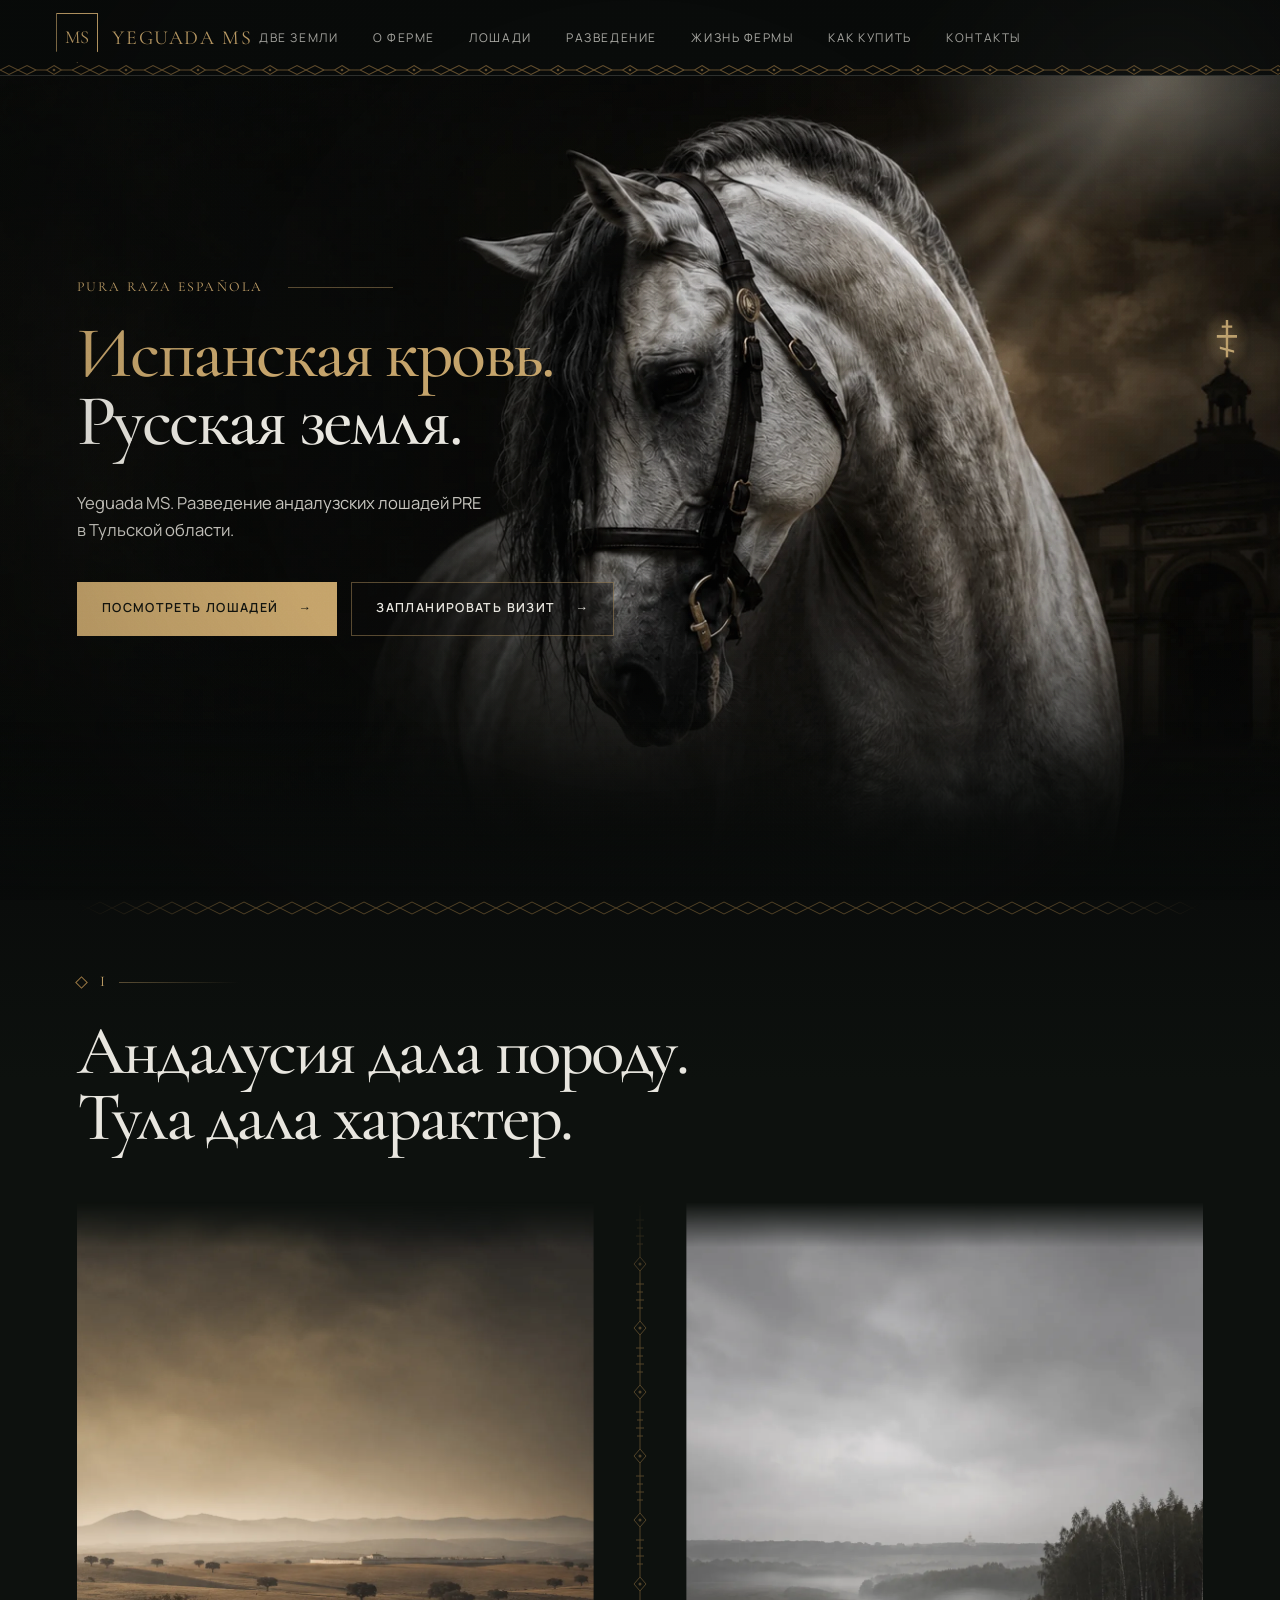
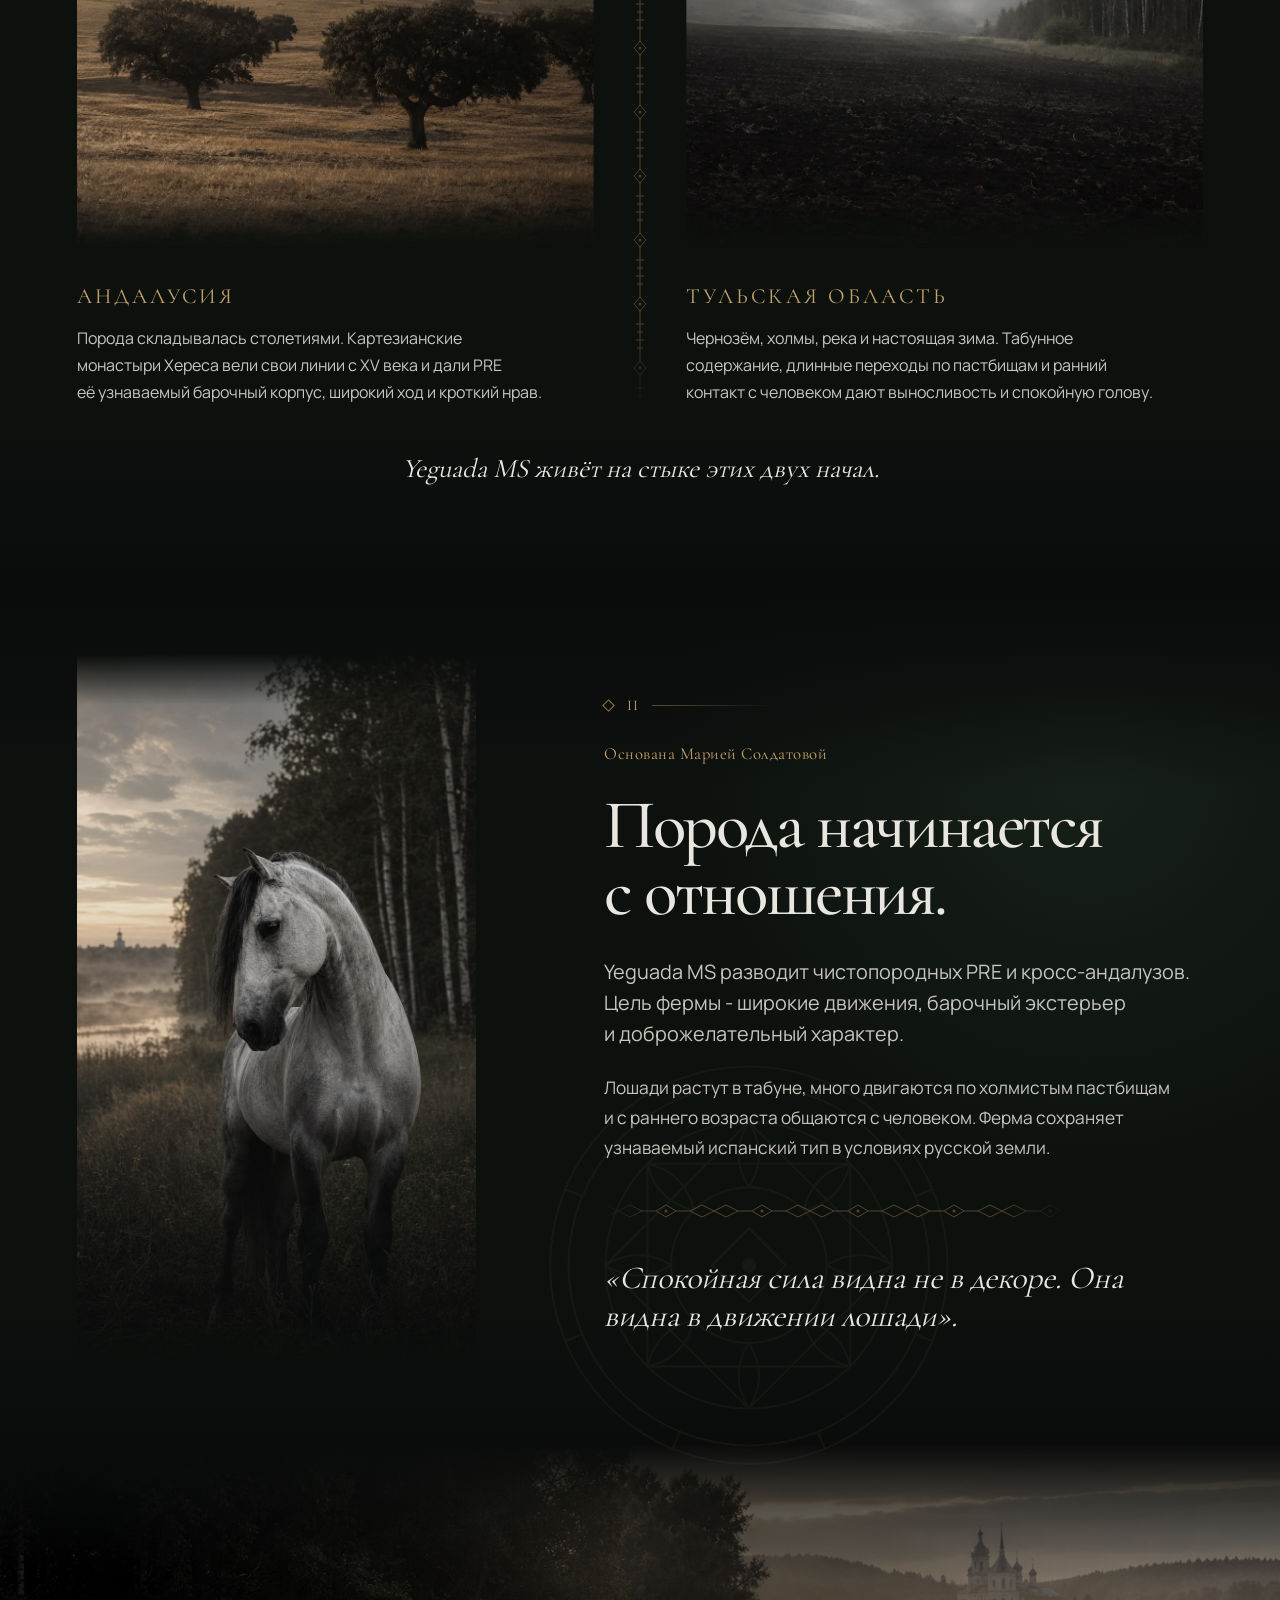
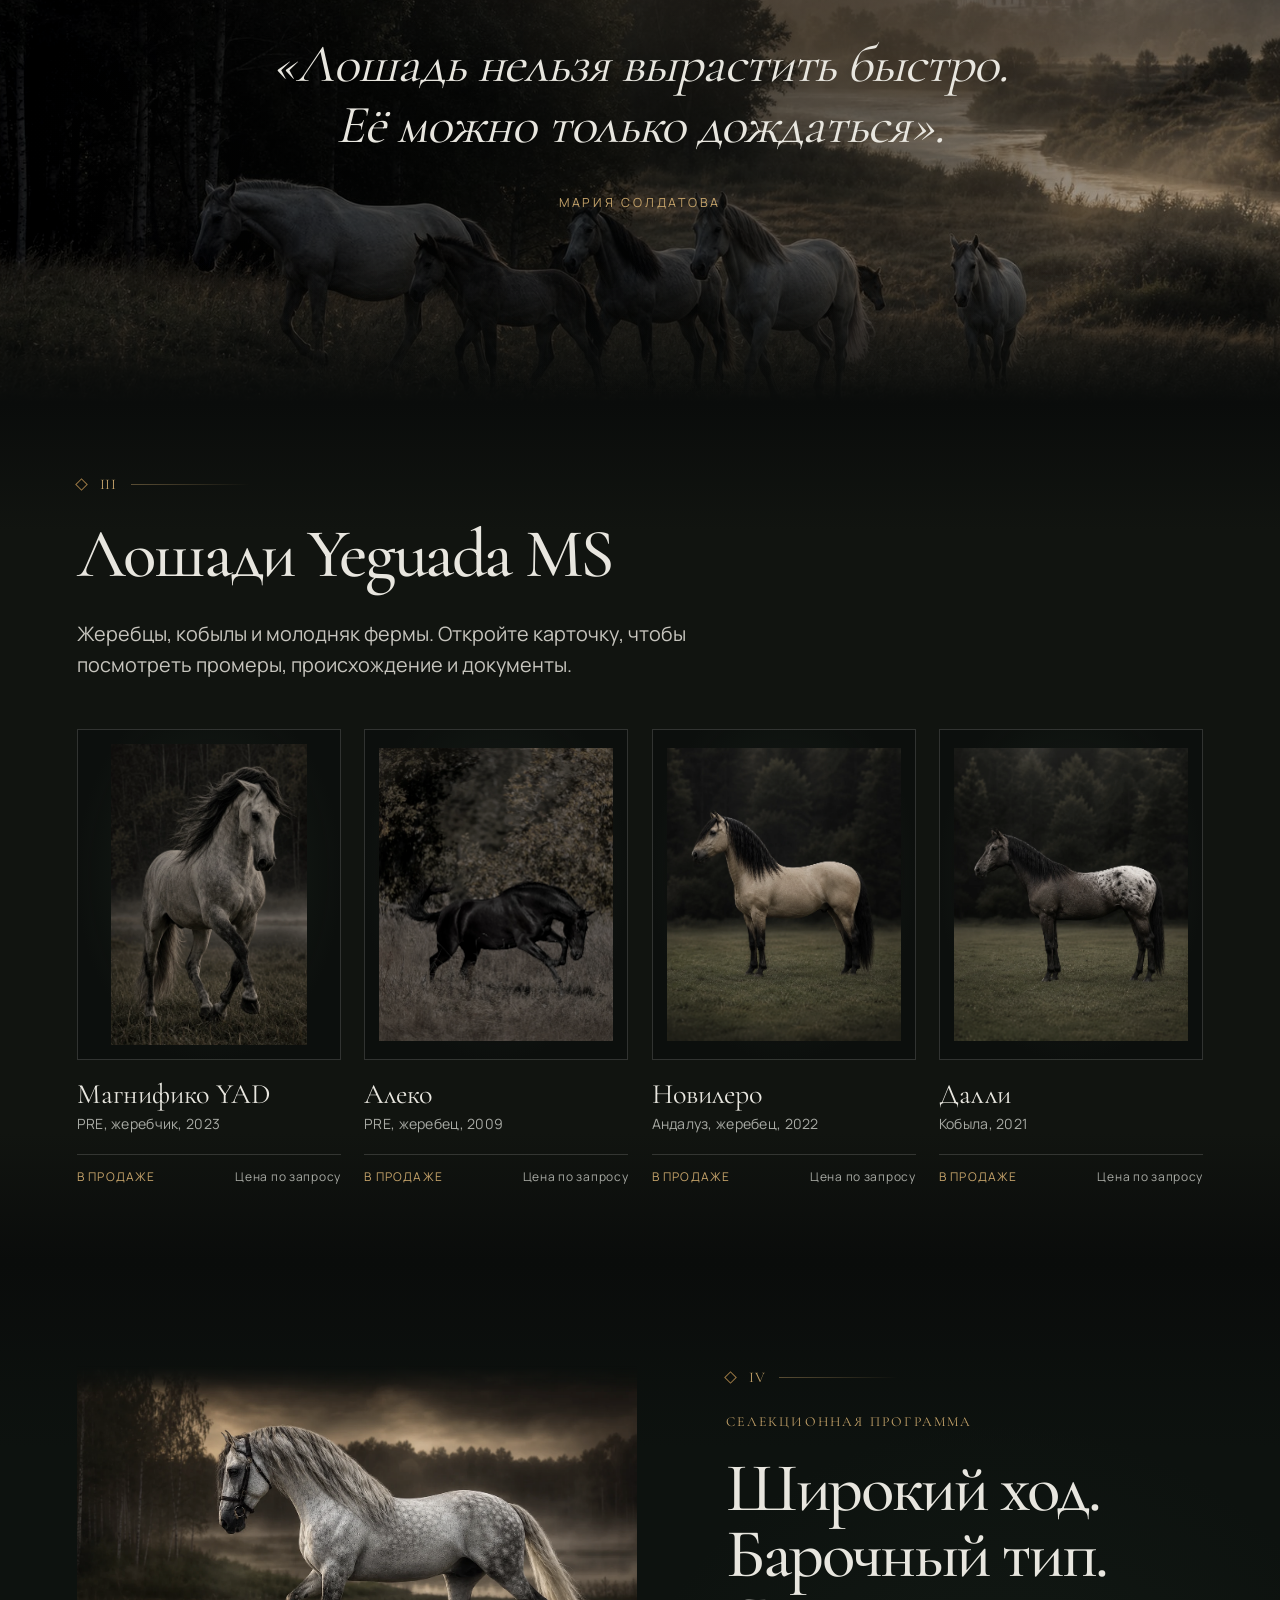
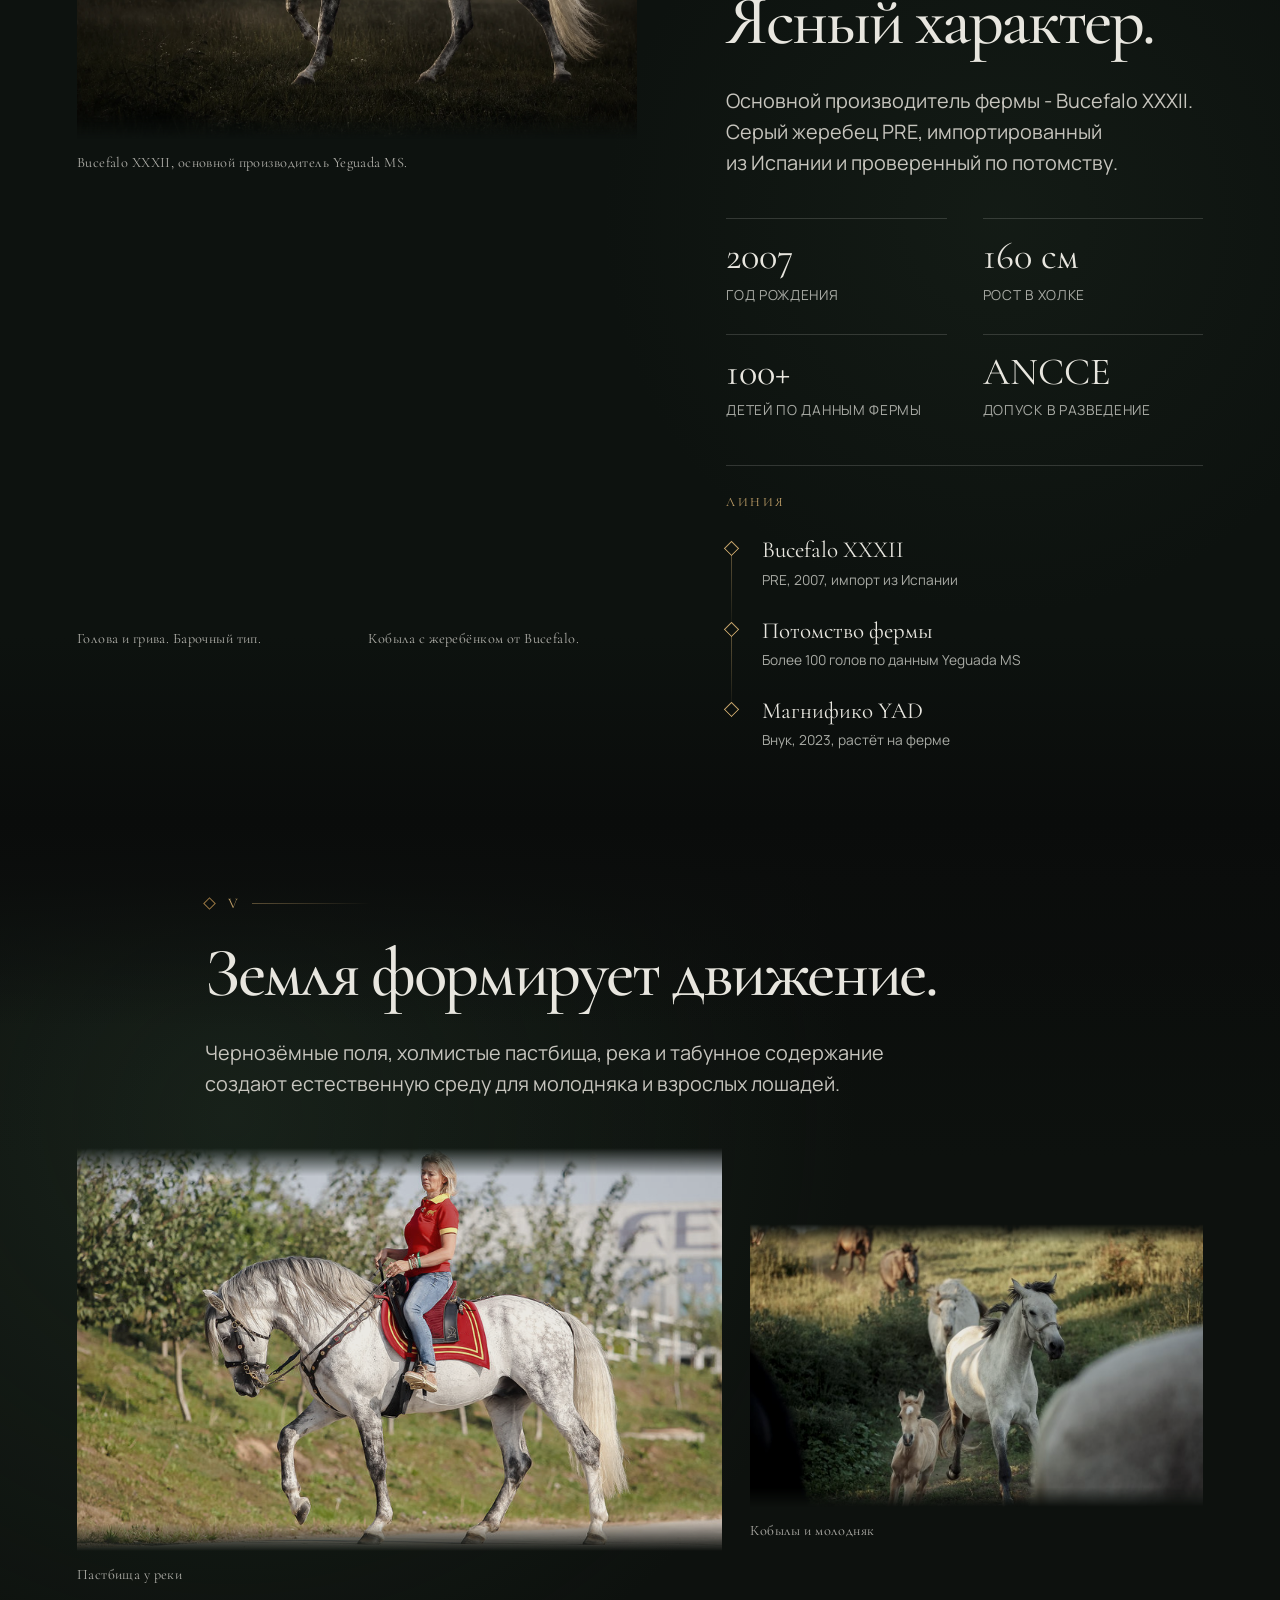
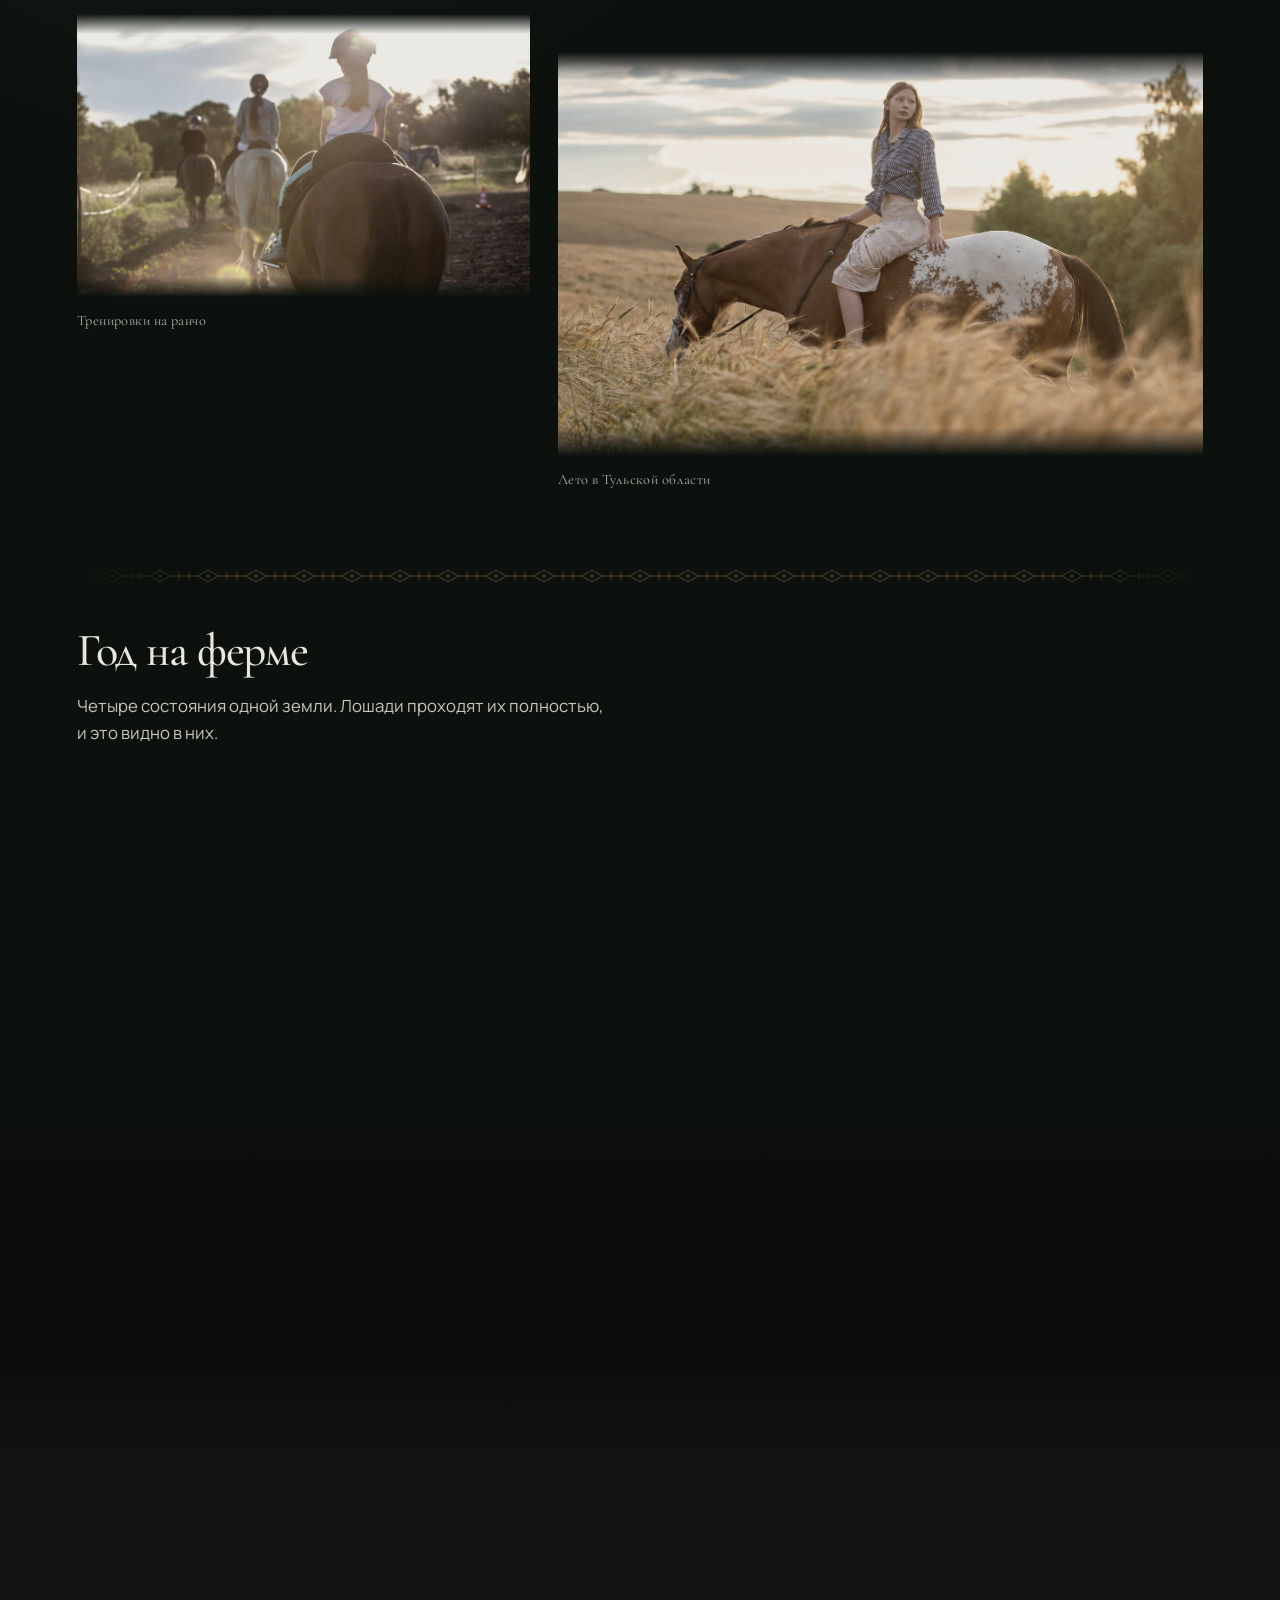
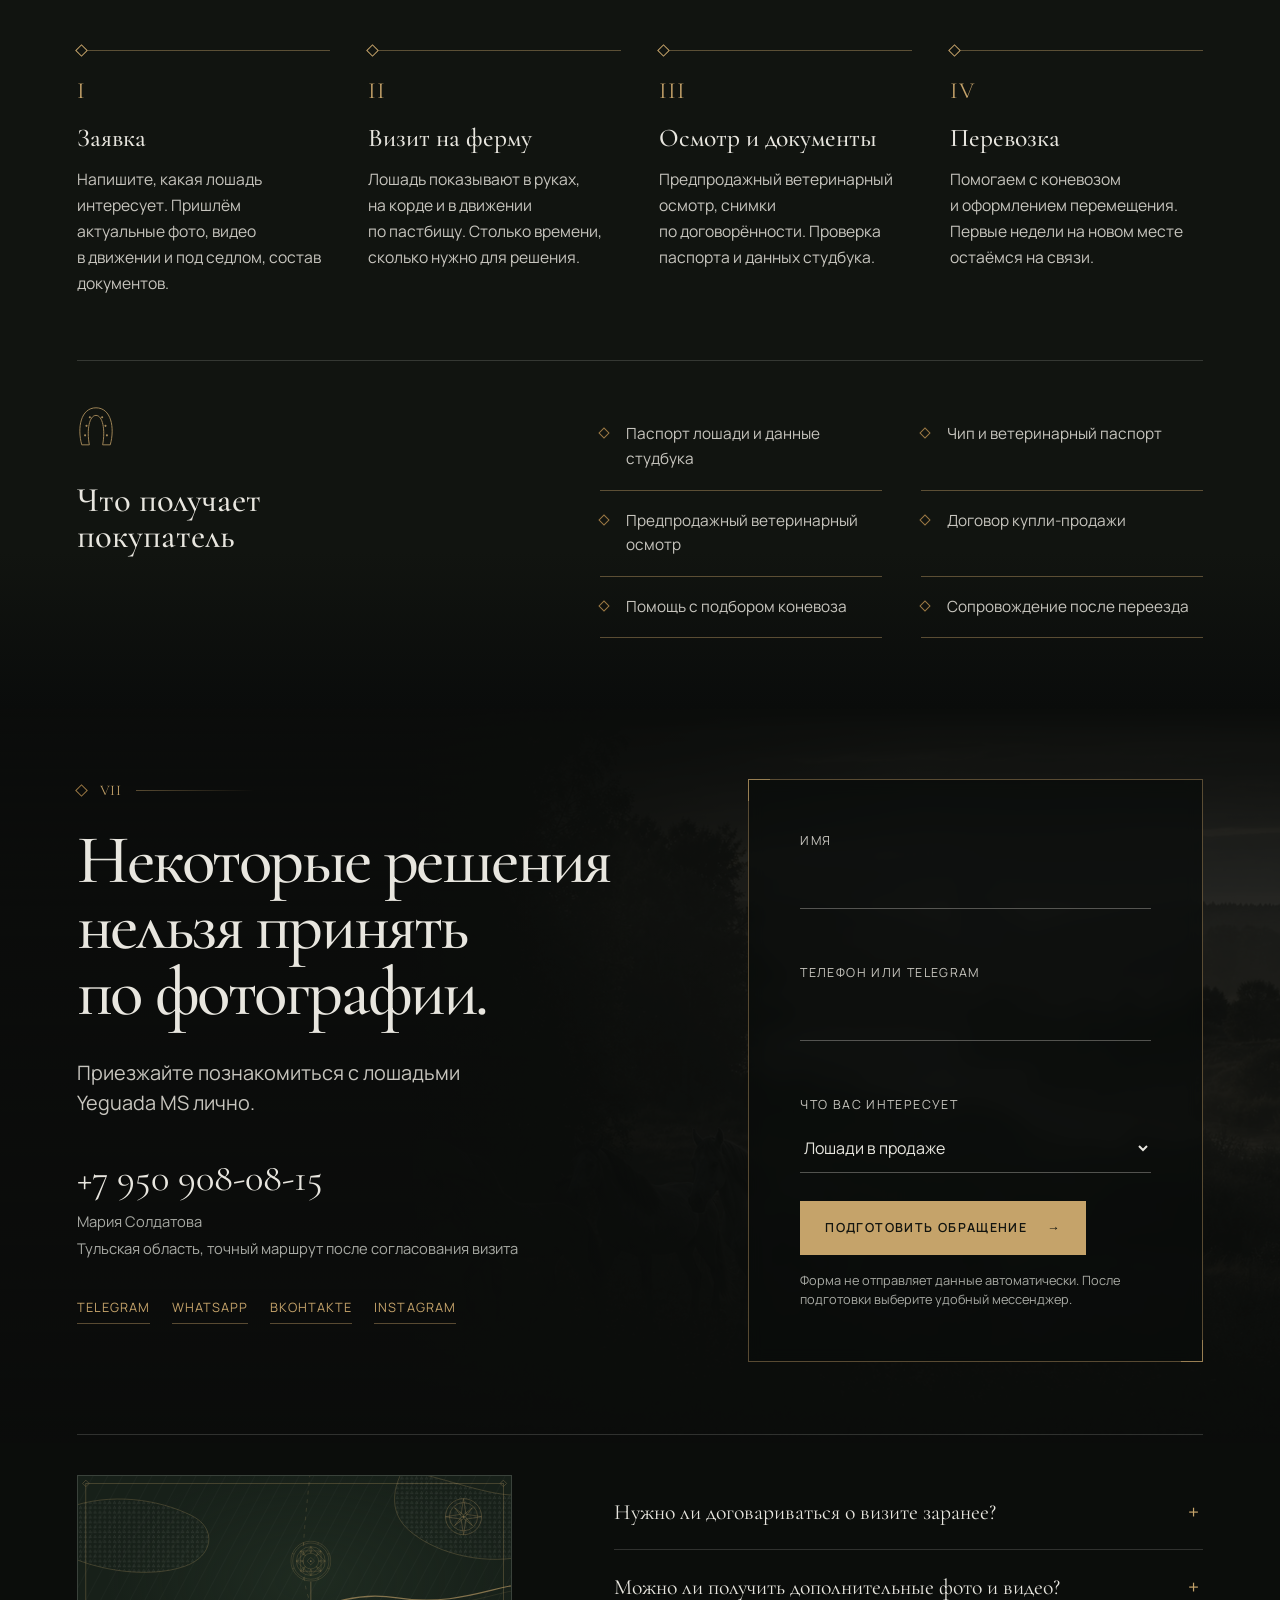
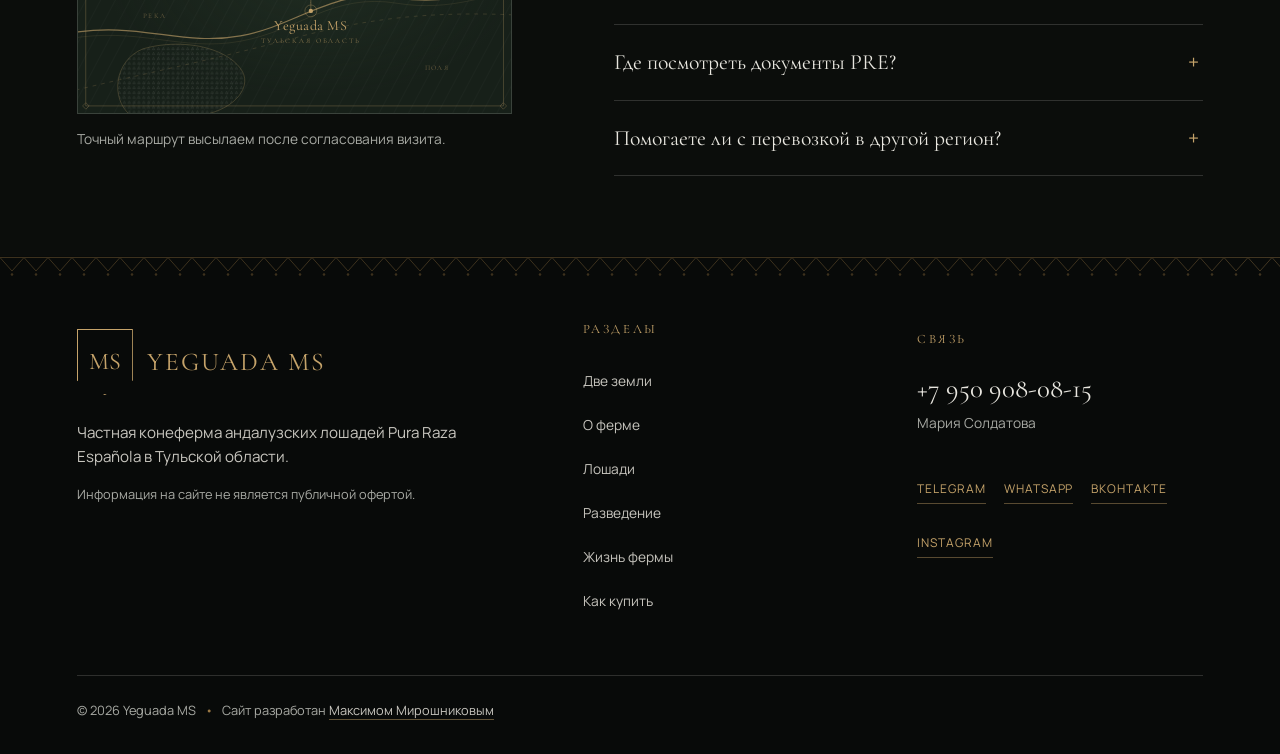
<file: index.html>
<!doctype html>
<html lang="ru">
<head>
  <meta charset="utf-8">
  <meta name="viewport" content="width=device-width, initial-scale=1">
  <meta name="theme-color" content="#0a0c0b">
  <meta name="description" content="Yeguada MS - разведение андалузских лошадей Pura Raza Espanola в Тульской области.">
  <meta property="og:type" content="website">
  <meta property="og:title" content="Yeguada MS - испанская кровь, русская земля">
  <meta property="og:description" content="Частная конеферма андалузских лошадей Pura Raza Espanola в Тульской области.">
  <meta property="og:image" content="assets/hero-cinematic-v2.png">
  <meta property="og:locale" content="ru_RU">
  <title>Yeguada MS - андалузские лошади в России</title>
  <link rel="icon" href="favicon.svg" type="image/svg+xml">
  <link rel="preload" href="assets/hero-cinematic-v2.webp" as="image" media="(min-width: 768px)">
  <link rel="preload" href="assets/hero-cinematic-mobile-v2.webp" as="image" media="(max-width: 767px)">
  <!-- Шрифты запрашиваются только после разбора CSS. К этому моменту все
       соединения заняты жадными картинками, поэтому просим их заранее. -->
  <link rel="preload" href="assets/fonts/cormorant-garamond-cyrillic.woff2" as="font" type="font/woff2" crossorigin>
  <link rel="preload" href="assets/fonts/cormorant-garamond-latin.woff2" as="font" type="font/woff2" crossorigin>
  <link rel="preload" href="assets/fonts/manrope-cyrillic.woff2" as="font" type="font/woff2" crossorigin>
  <link rel="preload" href="assets/fonts/manrope-latin.woff2" as="font" type="font/woff2" crossorigin>
  <link rel="stylesheet" href="styles.css">
  <noscript>
    <!-- Появление раздаёт JS. Если он не отработал, контент и съёмка
         должны остаться видимыми, а не ждать класса, который не придёт. -->
    <style>
      .reveal,
      .reveal-media,
      .quote-word,
      .hero-title span {
        opacity: 1 !important;
        transform: none !important;
        clip-path: none !important;
      }

      .is-loading main,
      .is-loading .site-header {
        opacity: 1 !important;
      }

      .seam::before,
      .seam-v::before {
        clip-path: none !important;
      }

      .section-number::after,
      .step::after {
        transform: none !important;
      }

      .section-number::before,
      .step::before {
        transform: rotate(45deg) !important;
      }

      .lineage-node::before {
        transform: none !important;
      }

      .lineage-mark {
        opacity: 1 !important;
      }
    </style>
  </noscript>
  <script type="application/ld+json">
  {
    "@context": "https://schema.org",
    "@type": "Organization",
    "name": "Yeguada MS",
    "url": "https://andaluz.ru",
    "founder": { "@type": "Person", "name": "Мария Солдатова" },
    "telephone": "+7-950-908-08-15",
    "address": {
      "@type": "PostalAddress",
      "addressRegion": "Тульская область",
      "addressCountry": "RU"
    },
    "sameAs": [
      "https://vk.com/bucefaloxxxii",
      "https://instagram.com/andaluz_ms/"
    ]
  }
  </script>
</head>
<body class="is-loading">
  <a class="skip-link" href="#main">К содержанию</a>

  <!--
    Орнаментальный спрайт системы "Шов".
    Инлайн, а не внешний файл: внешние ссылки <use href="file.svg#id">
    до сих пор не работают в Safari.
  -->
  <svg class="orn-sprite" aria-hidden="true" focusable="false" width="0" height="0">
    <defs>
      <symbol id="orn-rosette" viewBox="0 0 200 200">
        <g fill="none" stroke="currentColor" stroke-width="1">
          <circle cx="100" cy="100" r="97"/>
          <circle cx="100" cy="100" r="88"/>
          <circle cx="100" cy="100" r="70"/>
          <circle cx="100" cy="100" r="38"/>
          <path d="M100 30L170 100L100 170L30 100Z"/>
          <path d="M50.5 50.5H149.5V149.5H50.5Z"/>
          <path d="M100 30Q110 46 100 62Q90 46 100 30Z"/>
          <path d="M100 30Q110 46 100 62Q90 46 100 30Z" transform="rotate(45 100 100)"/>
          <path d="M100 30Q110 46 100 62Q90 46 100 30Z" transform="rotate(90 100 100)"/>
          <path d="M100 30Q110 46 100 62Q90 46 100 30Z" transform="rotate(135 100 100)"/>
          <path d="M100 30Q110 46 100 62Q90 46 100 30Z" transform="rotate(180 100 100)"/>
          <path d="M100 30Q110 46 100 62Q90 46 100 30Z" transform="rotate(225 100 100)"/>
          <path d="M100 30Q110 46 100 62Q90 46 100 30Z" transform="rotate(270 100 100)"/>
          <path d="M100 30Q110 46 100 62Q90 46 100 30Z" transform="rotate(315 100 100)"/>
          <path d="M100 3V12" transform="rotate(22.5 100 100)"/>
          <path d="M100 3V12" transform="rotate(67.5 100 100)"/>
          <path d="M100 3V12" transform="rotate(112.5 100 100)"/>
          <path d="M100 3V12" transform="rotate(157.5 100 100)"/>
          <path d="M100 3V12" transform="rotate(202.5 100 100)"/>
          <path d="M100 3V12" transform="rotate(247.5 100 100)"/>
          <path d="M100 3V12" transform="rotate(292.5 100 100)"/>
          <path d="M100 3V12" transform="rotate(337.5 100 100)"/>
          <path d="M100 82L118 100L100 118L82 100Z"/>
        </g>
        <circle cx="100" cy="100" r="3.5" fill="currentColor"/>
      </symbol>

      <symbol id="orn-horseshoe" viewBox="0 0 40 46">
        <g fill="none" stroke="currentColor" stroke-width="1">
          <path d="M5 43C0 25 4 4 20 4C36 4 40 25 35 43"/>
          <path d="M13 43C10 27 13 12 20 12C27 12 30 27 27 43"/>
          <path d="M5 43H13M35 43H27"/>
        </g>
        <g fill="currentColor">
          <circle cx="8.5" cy="33" r="1.1"/>
          <circle cx="10" cy="23" r="1.1"/>
          <circle cx="13.5" cy="14" r="1.1"/>
          <circle cx="26.5" cy="14" r="1.1"/>
          <circle cx="30" cy="23" r="1.1"/>
          <circle cx="31.5" cy="33" r="1.1"/>
        </g>
      </symbol>

      <symbol id="orn-compass" viewBox="0 0 80 80">
        <g fill="none" stroke="currentColor" stroke-width="1">
          <circle cx="40" cy="40" r="37"/>
          <circle cx="40" cy="40" r="29"/>
          <path d="M40 3L45 35L77 40L45 45L40 77L35 45L3 40L35 35Z"/>
          <path d="M40 14L42.5 37.5L66 40L42.5 42.5L40 66L37.5 42.5L14 40L37.5 37.5Z" transform="rotate(45 40 40)"/>
        </g>
        <circle cx="40" cy="40" r="2.5" fill="currentColor"/>
      </symbol>

      <pattern id="map-field" width="24" height="24" patternUnits="userSpaceOnUse" patternTransform="rotate(28)">
        <path d="M0 0V24" fill="none" stroke="currentColor" stroke-width="0.6" opacity="0.16"/>
      </pattern>
      <pattern id="map-forest" width="9" height="9" patternUnits="userSpaceOnUse">
        <path d="M4.5 2.4L6.8 6.6H2.2Z" fill="none" stroke="currentColor" stroke-width="0.6" opacity="0.42"/>
      </pattern>
    </defs>
  </svg>

  <header class="site-header" data-header>
    <a class="brand" href="#top" aria-label="Yeguada MS, на главную">
      <span class="brand-mark" aria-hidden="true">MS</span>
      <span class="brand-wordmark">Yeguada MS</span>
    </a>

    <nav class="desktop-nav" aria-label="Основная навигация">
      <a href="#two-lands">Две земли</a>
      <a href="#philosophy">О ферме</a>
      <a href="#horses">Лошади</a>
      <a href="#breeding">Разведение</a>
      <a href="#life">Жизнь фермы</a>
      <a href="#buying">Как купить</a>
      <a href="#contacts">Контакты</a>
    </nav>

    <div class="header-actions">
      <button class="menu-toggle" type="button" aria-expanded="false" aria-controls="mobile-menu" aria-label="Открыть меню">
        <span></span><span></span>
      </button>
    </div>

    <!--
      Полоса прогресса и есть орнаментальный шов: по мере скролла
      мотив переходит из испанской решётки в русский ромб, показывая,
      где вы находитесь между двумя землями.
    -->
    <div class="header-seam" aria-hidden="true">
      <span class="header-seam-band header-seam-band--es"></span>
      <span class="header-seam-band header-seam-band--mixed"></span>
      <span class="header-seam-band header-seam-band--ru"></span>
    </div>

    <div class="mobile-menu" id="mobile-menu" hidden>
      <nav aria-label="Мобильная навигация">
        <a href="#two-lands">Две земли</a>
        <a href="#philosophy">О ферме</a>
        <a href="#horses">Лошади</a>
        <a href="#breeding">Разведение</a>
        <a href="#life">Жизнь фермы</a>
        <a href="#buying">Как купить</a>
        <a href="#contacts">Контакты</a>
      </nav>
    </div>
  </header>

  <main id="main">
    <section class="hero" id="top" aria-labelledby="hero-title">
      <div class="hero-media" aria-hidden="true">
        <picture>
          <source media="(max-width: 767px)" srcset="assets/hero-cinematic-mobile-v2.webp" width="941" height="1672">
          <img src="assets/hero-cinematic-v2.webp" alt="" width="1672" height="941" fetchpriority="high">
        </picture>
        <!-- Крест на куполе. На фотографии храм испанский, крест у него с
             одной перекладиной. Русский восьмиконечный рисуется поверх. -->
        <span class="hero-cross" aria-hidden="true"><span class="hero-cross-frame"></span></span>
      </div>
      <div class="hero-shade" aria-hidden="true"></div>
      <div class="hero-rays" aria-hidden="true"></div>
      <div class="hero-grain" aria-hidden="true"></div>

      <div class="hero-content page-shell">
        <p class="hero-kicker reveal">Pura Raza Española</p>
        <h1 id="hero-title" class="hero-title reveal">
          <span>Испанская кровь.</span>
          <span>Русская земля.</span>
        </h1>
        <p class="hero-copy reveal">Yeguada&nbsp;MS. Разведение андалузских лошадей PRE в&nbsp;Тульской области.</p>
        <div class="hero-cta reveal">
          <a class="button button-primary" href="#horses">Посмотреть лошадей <span aria-hidden="true">→</span></a>
          <a class="button button-outline" href="#contacts">Запланировать визит <span aria-hidden="true">→</span></a>
        </div>
      </div>

      <div class="hero-transition" aria-hidden="true"></div>
    </section>

    <section class="two-lands section" id="two-lands" aria-labelledby="two-lands-title">
      <div class="seam seam--es seam--wide reveal" aria-hidden="true"></div>

      <div class="page-shell two-lands-head">
        <p class="section-number reveal"><span>I</span></p>
        <h2 id="two-lands-title" class="section-title reveal">Андалусия дала породу.<br>Тула дала характер.</h2>
      </div>

      <div class="diptych">
        <figure class="diptych-panel diptych-panel--es reveal-media" tabindex="0">
          <span class="media-frame">
            <img src="assets/two-lands-andalusia.webp" alt="Сухая андалузская равнина с пробковыми дубами на рассвете" width="1122" height="1402">
          </span>
          <figcaption>
            <span class="diptych-place">Андалусия</span>
            <span class="diptych-text">Порода складывалась столетиями. Картезианские монастыри Хереса вели свои линии с&nbsp;XV&nbsp;века и&nbsp;дали PRE её&nbsp;узнаваемый барочный корпус, широкий ход и&nbsp;кроткий нрав.</span>
          </figcaption>
        </figure>

        <div class="seam-v reveal" aria-hidden="true"></div>

        <figure class="diptych-panel diptych-panel--ru reveal-media" tabindex="0">
          <span class="media-frame">
            <img src="assets/two-lands-russia.webp" alt="Берёзовая опушка и туманное поле в Тульской области" width="1122" height="1402">
          </span>
          <figcaption>
            <span class="diptych-place">Тульская область</span>
            <span class="diptych-text">Чернозём, холмы, река и&nbsp;настоящая зима. Табунное содержание, длинные переходы по&nbsp;пастбищам и&nbsp;ранний контакт с&nbsp;человеком дают выносливость и&nbsp;спокойную голову.</span>
          </figcaption>
        </figure>
      </div>

      <p class="two-lands-close page-shell reveal">Yeguada&nbsp;MS живёт на&nbsp;стыке этих двух начал.</p>
    </section>

    <section class="philosophy section" id="philosophy" aria-labelledby="philosophy-title">
      <div class="page-shell philosophy-grid">
        <div class="philosophy-media media-frame reveal-media">
          <img src="assets/philosophy-horse.jpg" alt="Серая андалузская лошадь в туманном русском пейзаже" width="1024" height="1536">
        </div>

        <div class="philosophy-copy">
          <p class="section-number reveal"><span>II</span></p>
          <p class="founder-line">Основана Марией Солдатовой</p>
          <h2 id="philosophy-title" class="section-title reveal">Порода начинается с отношения.</h2>
          <p class="lead reveal">Yeguada&nbsp;MS разводит чистопородных PRE и&nbsp;кросс-андалузов. Цель фермы&nbsp;- широкие движения, барочный экстерьер и&nbsp;доброжелательный характер.</p>
          <p class="body-copy reveal">Лошади растут в&nbsp;табуне, много двигаются по&nbsp;холмистым пастбищам и&nbsp;с&nbsp;раннего возраста общаются с&nbsp;человеком. Ферма сохраняет узнаваемый испанский тип в&nbsp;условиях русской земли.</p>

          <div class="quote-block">
            <span class="plate plate--quote" aria-hidden="true"><svg><use href="#orn-rosette"/></svg></span>
            <div class="seam seam--mixed seam--short reveal" aria-hidden="true"></div>
            <blockquote class="philosophy-quote reveal">«Спокойная сила видна не&nbsp;в&nbsp;декоре. Она видна в&nbsp;движении лошади».</blockquote>
          </div>
        </div>
      </div>
    </section>

    <section class="break" aria-label="Пастбища Yeguada MS">
      <div class="break-media">
        <img src="assets/farm-herd.jpg" alt="Табун андалузских лошадей у реки и русского леса на закате" width="1536" height="1024">
      </div>
      <div class="break-shade" aria-hidden="true"></div>
      <div class="break-copy page-shell">
        <blockquote class="break-quote reveal">«Лошадь нельзя вырастить быстро. Её&nbsp;можно только дождаться».</blockquote>
        <p class="break-attr reveal">Мария Солдатова</p>
      </div>
    </section>

    <section class="horses section" id="horses" aria-labelledby="horses-title">
      <div class="page-shell section-heading">
        <p class="section-number reveal"><span>III</span></p>
        <h2 id="horses-title" class="section-title reveal">Лошади Yeguada&nbsp;MS</h2>
        <p class="lead reveal">Жеребцы, кобылы и&nbsp;молодняк фермы. Откройте карточку, чтобы посмотреть промеры, происхождение и&nbsp;документы.</p>
      </div>

      <div class="horse-track" data-horse-track>
        <button class="horse-card reveal" type="button"
          data-name="Магнифико YAD"
          data-status="В продаже"
          data-details="Растёт в табуне на пастбищах фермы, знает корду и спокойно работает в руках. Ожидаемый рост около 165 см."
          data-breed="PRE, жеребчик"
          data-born="2023"
          data-color="Буланая"
          data-height="около 165 см (ожидаемый)"
          data-origin="Внук Bucefalo XXXII"
          data-place="Тульская область">
          <span class="horse-image-wrap">
            <img src="assets/horse-magnifico.webp" alt="Молодой андалузский жеребчик в движении по пастбищу" width="864" height="1320">
            <span class="corner-frame" aria-hidden="true"></span>
          </span>
          <span class="horse-card-copy">
            <span class="horse-name">Магнифико&nbsp;YAD</span>
            <span class="horse-meta">PRE, жеребчик, 2023</span>
            <span class="horse-foot">
              <span class="horse-status">В продаже</span>
              <span class="horse-price">Цена по запросу</span>
            </span>
          </span>
        </button>

        <button class="horse-card reveal" type="button"
          data-name="Алеко"
          data-status="В продаже"
          data-details="Допущен в разведение, имеет испанские документы. По данным фермы, 17 жеребят."
          data-breed="PRE, жеребец"
          data-born="2009"
          data-color="Вороная"
          data-height="уточняется"
          data-origin="Испанские документы, допуск в разведение"
          data-place="Свердловская область">
          <span class="horse-image-wrap">
            <img src="assets/horse-aleko.webp" alt="Вороной андалузский жеребец в осеннем поле" width="939" height="1174">
            <span class="corner-frame" aria-hidden="true"></span>
          </span>
          <span class="horse-card-copy">
            <span class="horse-name">Алеко</span>
            <span class="horse-meta">PRE, жеребец, 2009</span>
            <span class="horse-foot">
              <span class="horse-status">В продаже</span>
              <span class="horse-price">Цена по запросу</span>
            </span>
          </span>
        </button>

        <button class="horse-card reveal" type="button"
          data-name="Новилеро"
          data-status="В продаже"
          data-details="Мягко заезжен, спокойно работает рядом с другими лошадьми. Ровный, контактный характер."
          data-breed="Андалуз, жеребец"
          data-born="2022"
          data-color="Буланая"
          data-height="167 см"
          data-origin="Андалузская линия"
          data-place="Подмосковье">
          <span class="horse-image-wrap">
            <img src="assets/horse-novilero.webp" alt="Буланый андалузский жеребец в профиль на пастбище" width="1122" height="1402">
            <span class="corner-frame" aria-hidden="true"></span>
          </span>
          <span class="horse-card-copy">
            <span class="horse-name">Новилеро</span>
            <span class="horse-meta">Андалуз, жеребец, 2022</span>
            <span class="horse-foot">
              <span class="horse-status">В продаже</span>
              <span class="horse-price">Цена по запросу</span>
            </span>
          </span>
        </button>

        <button class="horse-card reveal" type="button"
          data-name="Далли"
          data-status="В продаже"
          data-details="Заезжена. Выращивается на больших пастбищах фермы, растёт в табуне."
          data-breed="Алтайская, кобыла"
          data-born="2021"
          data-color="Чубарая"
          data-height="уточняется"
          data-origin="уточняется"
          data-place="Тульская область">
          <span class="horse-image-wrap">
            <img src="assets/horse-dalli.webp" alt="Чубарая молодая кобыла в профиль на пастбище" width="1122" height="1402">
            <span class="corner-frame" aria-hidden="true"></span>
          </span>
          <span class="horse-card-copy">
            <span class="horse-name">Далли</span>
            <span class="horse-meta">Кобыла, 2021</span>
            <span class="horse-foot">
              <span class="horse-status">В продаже</span>
              <span class="horse-price">Цена по запросу</span>
            </span>
          </span>
        </button>
      </div>
    </section>

    <section class="breeding section" id="breeding" aria-labelledby="breeding-title">
      <div class="breeding-backdrop" aria-hidden="true"></div>
      <div class="page-shell breeding-grid">
        <div class="breeding-media">
          <figure class="breeding-shot">
            <span class="media-frame">
              <img src="assets/bucefalo-cinematic-v2.webp" alt="Серый андалузский жеребец Bucefalo XXXII в движении на русском пастбище" width="1537" height="1023">
            </span>
            <figcaption>Bucefalo&nbsp;XXXII, основной производитель Yeguada&nbsp;MS.</figcaption>
          </figure>
          <div class="breeding-pair">
            <figure class="breeding-shot reveal-media">
              <span class="media-frame">
                <img src="assets/breeding-portrait.jpg" alt="Портрет серого жеребца PRE Bucefalo XXXII крупным планом" width="1024" height="1536" loading="lazy" decoding="async">
              </span>
              <figcaption>Голова и&nbsp;грива. Барочный тип.</figcaption>
            </figure>
            <figure class="breeding-shot reveal-media">
              <span class="media-frame">
                <img src="assets/breeding-foal.jpg" alt="Серая кобыла PRE с жеребёнком на пастбище фермы" width="1024" height="1536" loading="lazy" decoding="async">
              </span>
              <figcaption>Кобыла с&nbsp;жеребёнком от&nbsp;Bucefalo.</figcaption>
            </figure>
          </div>
        </div>

        <div class="breeding-copy">
          <p class="section-number reveal"><span>IV</span></p>
          <p class="section-kicker">Селекционная программа</p>
          <h2 id="breeding-title" class="section-title">Широкий ход. Барочный тип. Ясный характер.</h2>
          <p class="lead">Основной производитель фермы&nbsp;- Bucefalo&nbsp;XXXII. Серый жеребец PRE, импортированный из&nbsp;Испании и&nbsp;проверенный по&nbsp;потомству.</p>

          <dl class="facts">
            <div><dt>2007</dt><dd>год рождения</dd></div>
            <div><dt>160&nbsp;см</dt><dd>рост в&nbsp;холке</dd></div>
            <div><dt>100+</dt><dd>детей по&nbsp;данным фермы</dd></div>
            <div><dt>ANCCE</dt><dd>допуск в&nbsp;разведение</dd></div>
          </dl>

          <div class="lineage reveal" aria-label="Линия Bucefalo XXXII">
            <p class="lineage-title">Линия</p>
            <ol class="lineage-track">
              <li class="lineage-node">
                <span class="lineage-mark" aria-hidden="true"></span>
                <span class="lineage-name">Bucefalo&nbsp;XXXII</span>
                <span class="lineage-note">PRE, 2007, импорт из&nbsp;Испании</span>
              </li>
              <li class="lineage-node">
                <span class="lineage-mark" aria-hidden="true"></span>
                <span class="lineage-name">Потомство фермы</span>
                <span class="lineage-note">Более 100&nbsp;голов по&nbsp;данным Yeguada&nbsp;MS</span>
              </li>
              <li class="lineage-node">
                <span class="lineage-mark" aria-hidden="true"></span>
                <span class="lineage-name">Магнифико&nbsp;YAD</span>
                <span class="lineage-note">Внук, 2023, растёт на&nbsp;ферме</span>
              </li>
            </ol>
          </div>
        </div>
      </div>
    </section>

    <section class="life section" id="life" aria-labelledby="life-title">
      <div class="page-shell section-heading life-heading">
        <p class="section-number reveal"><span>V</span></p>
        <h2 id="life-title" class="section-title reveal">Земля формирует движение.</h2>
        <p class="lead reveal">Чернозёмные поля, холмистые пастбища, река и&nbsp;табунное содержание создают естественную среду для&nbsp;молодняка и&nbsp;взрослых лошадей.</p>
      </div>

      <div class="life-gallery" aria-label="Жизнь на ферме">
        <figure class="life-frame life-frame-wide reveal-media">
          <span class="media-frame">
            <img src="assets/bucefalo-01.jpg" alt="Серый андалузский жеребец на пастбище фермы" width="1080" height="720">
          </span>
          <figcaption>Пастбища у&nbsp;реки</figcaption>
        </figure>
        <figure class="life-frame reveal-media">
          <span class="media-frame">
            <img src="assets/pasture.jpg" alt="Кобылы и жеребёнок на пастбище Yeguada MS" width="1080" height="720">
          </span>
          <figcaption>Кобылы и&nbsp;молодняк</figcaption>
        </figure>
        <figure class="life-frame reveal-media">
          <span class="media-frame">
            <img src="assets/ranch-01.jpg" alt="Конная тренировка на территории ранчо" width="1080" height="720">
          </span>
          <figcaption>Тренировки на&nbsp;ранчо</figcaption>
        </figure>
        <figure class="life-frame life-frame-wide reveal-media">
          <span class="media-frame">
            <img src="assets/ranch-02.jpg" alt="Лошадь и всадница в поле на закате" width="1080" height="720">
          </span>
          <figcaption>Лето в&nbsp;Тульской области</figcaption>
        </figure>
      </div>

      <div class="seasons">
        <div class="page-shell seasons-head">
          <div class="seam seam--ru reveal" aria-hidden="true"></div>
          <h3 class="seasons-title reveal">Год на&nbsp;ферме</h3>
          <p class="seasons-lead reveal">Четыре состояния одной земли. Лошади проходят их&nbsp;полностью, и&nbsp;это видно в&nbsp;них.</p>
        </div>

        <div class="seasons-track">
          <figure class="season-frame reveal-media">
            <span class="media-frame">
              <img src="assets/season-spring.webp" alt="Первые жеребята на весеннем пастбище" width="1122" height="1402">
            </span>
            <figcaption><span class="season-label">Весна</span> Первые жеребята, талая вода в&nbsp;оврагах</figcaption>
          </figure>
          <figure class="season-frame reveal-media">
            <span class="media-frame">
              <img src="assets/season-summer.webp" alt="Табун в высокой траве летнего поля" width="1024" height="1536">
            </span>
            <figcaption><span class="season-label">Лето</span> Табун в&nbsp;поле, долгие переходы</figcaption>
          </figure>
          <figure class="season-frame reveal-media">
            <span class="media-frame">
              <img src="assets/season-autumn.webp" alt="Лошади в тумане над осенним оврагом" width="1024" height="1536">
            </span>
            <figcaption><span class="season-label">Осень</span> Туман над&nbsp;оврагами, тихая работа</figcaption>
          </figure>
          <figure class="season-frame reveal-media">
            <span class="media-frame">
              <img src="assets/season-winter.webp" alt="Серая лошадь среди заснеженных берёз" width="1024" height="1536">
            </span>
            <figcaption><span class="season-label">Зима</span> Снег и&nbsp;берёзы, отдых и&nbsp;рост</figcaption>
          </figure>
        </div>
      </div>
    </section>

    <section class="buying section" id="buying" aria-labelledby="buying-title">
      <div class="seam seam--ru seam--wide seam--brand reveal" aria-hidden="true"></div>

      <div class="page-shell section-heading">
        <p class="section-number reveal"><span>VI</span></p>
        <h2 id="buying-title" class="section-title reveal">Как проходит покупка.</h2>
        <p class="lead reveal">Спокойный порядок без&nbsp;спешки. Лошадь такого уровня выбирают вживую и&nbsp;с&nbsp;документами на&nbsp;руках.</p>
      </div>

      <div class="page-shell steps">
        <article class="step reveal">
          <span class="step-num" aria-hidden="true">I</span>
          <h3>Заявка</h3>
          <p>Напишите, какая лошадь интересует. Пришлём актуальные фото, видео в&nbsp;движении и&nbsp;под&nbsp;седлом, состав документов.</p>
        </article>
        <article class="step reveal">
          <span class="step-num" aria-hidden="true">II</span>
          <h3>Визит на&nbsp;ферму</h3>
          <p>Лошадь показывают в&nbsp;руках, на&nbsp;корде и&nbsp;в&nbsp;движении по&nbsp;пастбищу. Столько времени, сколько нужно для&nbsp;решения.</p>
        </article>
        <article class="step reveal">
          <span class="step-num" aria-hidden="true">III</span>
          <h3>Осмотр и&nbsp;документы</h3>
          <p>Предпродажный ветеринарный осмотр, снимки по&nbsp;договорённости. Проверка паспорта и&nbsp;данных студбука.</p>
        </article>
        <article class="step reveal">
          <span class="step-num" aria-hidden="true">IV</span>
          <h3>Перевозка</h3>
          <p>Помогаем с&nbsp;коневозом и&nbsp;оформлением перемещения. Первые недели на&nbsp;новом месте остаёмся на&nbsp;связи.</p>
        </article>
      </div>

      <div class="page-shell included">
        <div class="included-head">
          <span class="included-mark" aria-hidden="true"><svg><use href="#orn-horseshoe"/></svg></span>
          <h3>Что получает покупатель</h3>
        </div>
        <ul class="included-list">
          <li>Паспорт лошади и&nbsp;данные студбука</li>
          <li>Чип и&nbsp;ветеринарный паспорт</li>
          <li>Предпродажный ветеринарный осмотр</li>
          <li>Договор купли-продажи</li>
          <li>Помощь с&nbsp;подбором коневоза</li>
          <li>Сопровождение после переезда</li>
        </ul>
      </div>
    </section>

    <section class="contacts section" id="contacts" aria-labelledby="contacts-title">
      <div class="contact-landscape" aria-hidden="true"></div>
      <div class="page-shell contact-grid">
        <div class="contact-copy">
          <p class="section-number reveal"><span>VII</span></p>
          <h2 id="contacts-title" class="section-title reveal">Некоторые решения нельзя принять по&nbsp;фотографии.</h2>
          <p class="lead reveal">Приезжайте познакомиться с&nbsp;лошадьми Yeguada&nbsp;MS лично.</p>

          <div class="contact-direct reveal">
            <a href="tel:+79509080815">+7 950 908-08-15</a>
            <span>Мария Солдатова</span>
            <span>Тульская область, точный маршрут после согласования визита</span>
          </div>

          <div class="social-links reveal" aria-label="Социальные сети и мессенджеры">
            <a href="https://t.me/andaluz_MS" target="_blank" rel="noreferrer">Telegram</a>
            <a href="https://wa.me/79509080815" target="_blank" rel="noreferrer">WhatsApp</a>
            <a href="https://vk.com/bucefaloxxxii" target="_blank" rel="noreferrer">ВКонтакте</a>
            <a href="https://instagram.com/andaluz_ms/" target="_blank" rel="noreferrer">Instagram</a>
          </div>
        </div>

        <form class="visit-form reveal" id="visit-form" novalidate>
          <span class="form-corner form-corner--tl" aria-hidden="true"></span>
          <span class="form-corner form-corner--br" aria-hidden="true"></span>
          <div class="form-row">
            <label for="name">Имя</label>
            <input id="name" name="name" type="text" autocomplete="name" required>
            <span class="field-error" data-error-for="name"></span>
          </div>
          <div class="form-row">
            <label for="contact">Телефон или Telegram</label>
            <input id="contact" name="contact" type="text" autocomplete="tel" required>
            <span class="field-error" data-error-for="contact"></span>
          </div>
          <div class="form-row">
            <label for="interest">Что вас интересует</label>
            <select id="interest" name="interest">
              <option value="horses">Лошади в продаже</option>
              <option value="breeding">Разведение и случки</option>
              <option value="visit">Знакомство с фермой</option>
            </select>
          </div>
          <button class="button button-primary" type="submit">Подготовить обращение <span aria-hidden="true">→</span></button>
          <p class="form-hint">Форма не&nbsp;отправляет данные автоматически. После подготовки выберите удобный мессенджер.</p>
          <div class="form-success" role="status" tabindex="-1" hidden>
            <strong>Обращение подготовлено.</strong>
            <p data-form-summary></p>
            <a href="https://t.me/andaluz_MS" target="_blank" rel="noreferrer">Продолжить в Telegram <span aria-hidden="true">↗</span></a>
          </div>
        </form>
      </div>

      <div class="page-shell contact-bottom">
        <figure class="farm-map">
          <svg viewBox="0 0 800 440" role="img" aria-labelledby="map-title map-desc" preserveAspectRatio="xMidYMid slice">
            <title id="map-title">Расположение фермы Yeguada MS</title>
            <desc id="map-desc">Схематическая карта: ферма в Тульской области, у излучины реки, между лесными массивами и полями.</desc>

            <rect x="0" y="0" width="800" height="440" fill="url(#map-field)"/>

            <g fill="url(#map-forest)" stroke="currentColor" stroke-width="0.8" opacity="0.55">
              <path d="M-20 60C60 30 150 44 210 74C258 98 250 150 196 168C130 190 40 176 -20 148Z"/>
              <path d="M600 -10C680 4 760 40 820 36V150C740 166 654 140 610 100C578 71 578 30 600 -10Z"/>
              <path d="M120 320C190 300 270 316 300 356C324 388 292 430 232 442H96C60 412 66 342 120 320Z"/>
            </g>

            <g fill="none" stroke="currentColor" stroke-width="1" opacity="0.34" stroke-dasharray="7 9">
              <path d="M-20 400C120 366 250 340 400 300C540 262 660 250 820 258"/>
              <path d="M430 -20C420 90 404 180 430 236"/>
            </g>

            <g fill="none" stroke="currentColor" opacity="0.62">
              <path d="M-20 292C110 268 190 316 300 296C410 276 470 206 590 226C690 242 760 208 820 200" stroke-width="2.2"/>
              <path d="M-20 302C110 278 190 326 300 306C410 286 470 216 590 236C690 252 760 218 820 210" stroke-width="0.7" opacity="0.5"/>
            </g>

            <g class="map-pin">
              <path d="M430 250V196" fill="none" stroke="currentColor" stroke-width="1" opacity="0.7"/>
              <svg x="392" y="120" width="76" height="76" viewBox="0 0 200 200" opacity="0.9"><use href="#orn-rosette"/></svg>
              <circle cx="430" cy="250" r="4" fill="currentColor"/>
              <circle cx="430" cy="250" r="11" fill="none" stroke="currentColor" stroke-width="1" opacity="0.6"/>
            </g>

            <svg x="676" y="40" width="72" height="72" viewBox="0 0 80 80" opacity="0.55"><use href="#orn-compass"/></svg>

            <g fill="currentColor" font-family="Cormorant Garamond, serif">
              <text x="430" y="286" text-anchor="middle" font-size="26" letter-spacing="1">Yeguada MS</text>
              <text x="430" y="310" text-anchor="middle" font-size="13" letter-spacing="3.4" opacity="0.66">ТУЛЬСКАЯ ОБЛАСТЬ</text>
              <text x="120" y="264" font-size="13" letter-spacing="2.6" opacity="0.5">РЕКА</text>
              <text x="640" y="360" font-size="13" letter-spacing="2.6" opacity="0.5">ПОЛЯ</text>
            </g>

            <g fill="none" stroke="currentColor" opacity="0.5">
              <rect x="14.5" y="14.5" width="771" height="411"/>
              <path d="M14.5 8.5L20.5 14.5L14.5 20.5L8.5 14.5Z"/>
              <path d="M785.5 8.5L791.5 14.5L785.5 20.5L779.5 14.5Z"/>
              <path d="M14.5 419.5L20.5 425.5L14.5 431.5L8.5 425.5Z"/>
              <path d="M785.5 419.5L791.5 425.5L785.5 431.5L779.5 425.5Z"/>
            </g>
          </svg>
          <figcaption>Точный маршрут высылаем после согласования визита.</figcaption>
        </figure>

        <div class="faq" aria-label="Частые вопросы">
          <details>
            <summary>Нужно&nbsp;ли договариваться о&nbsp;визите заранее?</summary>
            <p>Да. Свяжитесь с&nbsp;Марией и&nbsp;согласуйте дату перед поездкой.</p>
          </details>
          <details>
            <summary>Можно&nbsp;ли получить дополнительные фото и&nbsp;видео?</summary>
            <p>Запросите актуальные материалы конкретной лошади напрямую у&nbsp;фермы.</p>
          </details>
          <details>
            <summary>Где посмотреть документы PRE?</summary>
            <p>Документы и&nbsp;данные студбука показываются для&nbsp;конкретной лошади по&nbsp;запросу.</p>
          </details>
          <details>
            <summary>Помогаете&nbsp;ли с&nbsp;перевозкой в&nbsp;другой регион?</summary>
            <p>Да. Подбираем коневоз и&nbsp;помогаем с&nbsp;оформлением перемещения.</p>
          </details>
        </div>
      </div>
    </section>
  </main>

  <footer class="site-footer">
    <div class="frieze" aria-hidden="true"></div>

    <div class="page-shell footer-main">
      <div class="footer-brand">
        <a class="brand brand--footer" href="#top" aria-label="Yeguada MS, наверх">
          <span class="brand-mark" aria-hidden="true">MS</span>
          <span class="brand-wordmark">Yeguada MS</span>
        </a>
        <p class="footer-line">Частная конеферма андалузских лошадей Pura Raza Española в&nbsp;Тульской области.</p>
        <p class="legal-placeholder">Информация на&nbsp;сайте не&nbsp;является публичной офертой.</p>
      </div>

      <nav class="footer-nav" aria-label="Навигация в подвале">
        <p class="footer-heading">Разделы</p>
        <a href="#two-lands">Две земли</a>
        <a href="#philosophy">О ферме</a>
        <a href="#horses">Лошади</a>
        <a href="#breeding">Разведение</a>
        <a href="#life">Жизнь фермы</a>
        <a href="#buying">Как купить</a>
      </nav>

      <div class="footer-contact">
        <p class="footer-heading">Связь</p>
        <a class="footer-phone" href="tel:+79509080815">+7 950 908-08-15</a>
        <span>Мария Солдатова</span>
        <div class="footer-social">
          <a href="https://t.me/andaluz_MS" target="_blank" rel="noreferrer">Telegram</a>
          <a href="https://wa.me/79509080815" target="_blank" rel="noreferrer">WhatsApp</a>
          <a href="https://vk.com/bucefaloxxxii" target="_blank" rel="noreferrer">ВКонтакте</a>
          <a href="https://instagram.com/andaluz_ms/" target="_blank" rel="noreferrer">Instagram</a>
        </div>
      </div>
    </div>

    <div class="page-shell footer-meta">
      <span>© <span data-year></span> Yeguada MS</span>
      <span class="footer-separator" aria-hidden="true">•</span>
      <span class="site-author">Сайт разработан <a href="https://naklikay.ru/" target="_blank" rel="noopener">Максимом Мирошниковым</a></span>
    </div>
  </footer>

  <dialog class="horse-dialog" id="horse-dialog" aria-labelledby="dialog-title">
    <button class="dialog-close" type="button" aria-label="Закрыть">Закрыть</button>
    <div class="dialog-layout">
      <div class="dialog-image-wrap"><img alt="" data-dialog-image></div>
      <div class="dialog-copy">
        <span class="dialog-status" data-dialog-status></span>
        <h2 id="dialog-title" data-dialog-title></h2>
        <p data-dialog-details></p>

        <div class="seam seam--mixed seam--short is-visible" aria-hidden="true"></div>

        <dl class="dialog-specs" data-dialog-specs></dl>

        <p class="dialog-note">Актуальные данные, дополнительные фото и&nbsp;документы предоставим по&nbsp;запросу.</p>
        <a class="button button-primary" href="#contacts" data-dialog-contact>Запросить материалы <span aria-hidden="true">→</span></a>
      </div>
    </div>
  </dialog>

  <!-- Пока скрипт не отработал, main скрыт классом is-loading. Картинки
       грузятся жадно, поэтому скрипту нужен явный высокий приоритет:
       иначе он встаёт в очередь за ними и страница долго пустая. -->
  <script src="script.js" defer fetchpriority="high"></script>
</body>
</html>
</file>
<file: styles.css>
@font-face {
  font-family: "Cormorant Garamond";
  font-style: normal;
  font-weight: 400 600;
  font-display: swap;
  src: url("assets/fonts/cormorant-garamond-cyrillic.woff2") format("woff2");
  unicode-range: U+0301, U+0400-045F, U+0490-0491, U+04B0-04B1, U+2116;
}

@font-face {
  font-family: "Cormorant Garamond";
  font-style: normal;
  font-weight: 400 600;
  font-display: swap;
  src: url("assets/fonts/cormorant-garamond-latin.woff2") format("woff2");
  unicode-range: U+0000-00FF, U+0131, U+0152-0153, U+02BB-02BC, U+02C6, U+02DA, U+02DC, U+0304, U+0308, U+0329, U+2000-206F, U+20AC, U+2122, U+2191, U+2193, U+2212, U+2215, U+FEFF, U+FFFD;
}

@font-face {
  font-family: "Manrope";
  font-style: normal;
  font-weight: 400 600;
  font-display: swap;
  src: url("assets/fonts/manrope-cyrillic.woff2") format("woff2");
  unicode-range: U+0301, U+0400-045F, U+0490-0491, U+04B0-04B1, U+2116;
}

@font-face {
  font-family: "Manrope";
  font-style: normal;
  font-weight: 400 600;
  font-display: swap;
  src: url("assets/fonts/manrope-latin.woff2") format("woff2");
  unicode-range: U+0000-00FF, U+0131, U+0152-0153, U+02BB-02BC, U+02C6, U+02DA, U+02DC, U+0304, U+0308, U+0329, U+2000-206F, U+20AC, U+2122, U+2191, U+2193, U+2212, U+2215, U+FEFF, U+FFFD;
}

/* Золото объявлено цветом, а не просто переменной: незарегистрированную
   переменную браузер меняет скачком, а нам нужен плавный налив света.
   Отсюда общее свечение страницы - см. gold-breath. */
@property --gold {
  syntax: "<color>";
  inherits: true;
  initial-value: #c5a36a;
}

@property --gold-deep {
  syntax: "<color>";
  inherits: true;
  initial-value: #9b7844;
}

:root {
  --ink: #0a0c0b;
  --ink-soft: #111410;
  --forest: #172019;
  --smoke: #a8aaa4;
  --ivory: #e8e6df;
  --ivory-muted: #c7c5be;
  /* ЗОЛОТО. Никогда не пишите его числом в правилах - только через эти
     токены. Всё, что берёт цвет отсюда, само подхватывает общее
     свечение страницы (gold-breath) и живёт в одном такте с остальными
     украшениями. Хардкод #c5a36a в новом правиле выпадет из свечения и
     будет выглядеть тусклой заплаткой.

     Полупрозрачное золото берите через color-mix от --gold, а не
     через rgba с числами - см. --line-gold ниже.

     --gold и --gold-deep дышат. --gold-fixed и --gold-deep-fixed стоят
     ровно: они же задают точку покоя для самого свечения. */
  --gold: #c5a36a;
  --gold-deep: #9b7844;
  --gold-fixed: #c5a36a;
  --gold-deep-fixed: #9b7844;
  --line: rgba(232, 230, 223, 0.17);

  /* Хайрлайны выводятся из --gold, поэтому дышат вместе с ним.
     Первая строка - запасная для браузеров без color-mix. */
  --line-gold: rgba(197, 163, 106, 0.42);
  --line-gold: color-mix(in srgb, var(--gold) 42%, transparent);
  --display: "Cormorant Garamond", "Times New Roman", serif;
  --sans: "Manrope", "Segoe UI", sans-serif;
  --shell: min(88vw, 1500px);
  --ease: cubic-bezier(0.16, 1, 0.3, 1);
  --header-height: 76px;

  /* rhythm */
  --space-2xs: 8px;
  --space-xs: 14px;
  --space-sm: 24px;
  --space-md: 38px;
  --space-lg: clamp(48px, 5vw, 72px);
  --space-xl: clamp(52px, 5.5vw, 88px);
  --space-2xl: clamp(64px, 7vw, 112px);
  --rule: 1px;

  /* КАДР. Одна оправа на всю съёмку сайта, кроме первого экрана.
     Правится здесь, а не в правилах отдельных секций: раньше глубина
     растворения, наезд по ховеру и дрейф по скроллу стояли в каждой
     секции своими числами, и съёмка распадалась на несколько манер.

     --media-cover перекрывает дрейф и ховер: картинка ходит внутри
     оправы, и фон под ней не должен обнажаться ни в одном кадре
     хода. Меняете дрейф - поднимайте и запас. */
  --media-fade: linear-gradient(180deg, transparent 0, #000 7%, #000 93%, transparent 100%);
  --media-drift: 2.5%;
  --media-cover: 1.06;
  --media-hover: 1.02;

  /* ornament */
  --orn-opacity: 0.5;
  --orn-plate-opacity: 0.05;
  --gold-light: #e2c88f;
  --orn-glint-period: 4.5s;

  /* Ядро блика. Это сам свет, а не украшение: он не дышит и стоит ровно,
     как --gold-fixed. Одна ступень палитры (--gold-light) на тёмном фоне
     читалась почти никак, тем более под --orn-opacity. Яркость всего
     блика на сайте правится здесь. */
  --gold-glint: #fff2da;

  /* Свет вокруг орнамента на вспышке. Первая строка - запасная для
     браузеров без color-mix. */
  --orn-flare: rgba(255, 242, 218, 0.5);
  --orn-flare: color-mix(in srgb, var(--gold-glint) 50%, transparent);

  /* Кромка золота: перелив вместо ровной краски. Одна форма на все
     орнаменты, поэтому блик у всех читается как один и тот же металл.
     Плечи остаются на --gold-deep - шов читается как металл, а не как
     светящаяся полоса. */
  --orn-metal: linear-gradient(
    90deg,
    var(--gold-deep) 0 30%,
    var(--gold) 40%,
    var(--gold-glint) 46%,
    var(--gold) 52%,
    var(--gold-deep) 62% 100%
  );
  --orn-metal-v: linear-gradient(
    180deg,
    var(--gold-deep) 0 30%,
    var(--gold) 40%,
    var(--gold-glint) 46%,
    var(--gold) 52%,
    var(--gold-deep) 62% 100%
  );

  /* Полоса блика для хайрлайнов: одна форма на все тонкие линии и на
     римскую цифру шага. Была втрое уже и без плеч - свет успевал пройти
     раньше, чем глаз его ловил.

     Первая строка - запасная для браузеров без color-mix. */
  --orn-glint-band: linear-gradient(
    90deg,
    transparent 30%,
    rgba(226, 200, 143, 0.55) 40%,
    var(--gold-glint) 47%,
    rgba(226, 200, 143, 0.55) 54%,
    transparent 64%
  );
  --orn-glint-band: linear-gradient(
    90deg,
    transparent 30%,
    color-mix(in srgb, var(--gold-light) 55%, transparent) 40%,
    var(--gold-glint) 47%,
    color-mix(in srgb, var(--gold-light) 55%, transparent) 54%,
    transparent 64%
  );
}

* {
  box-sizing: border-box;
}

html {
  scroll-behavior: smooth;
  scroll-padding-top: calc(var(--header-height) + 24px);
  color-scheme: dark;
}

body {
  position: relative;
  margin: 0;
  /* clip режет так же, но не делает из body контейнер прокрутки:
     иначе scroll-driven анимации считают прогресс по нему и стоят.
     Вторая строка перебивает первую там, где clip понимают. */
  overflow-x: hidden;
  overflow-x: clip;
  background: var(--ink);
  color: var(--ivory);
  font-family: var(--sans);
  font-size: 16px;
  line-height: 1.6;
  text-rendering: optimizeLegibility;
}

/* Абзацный текст: браузер сам не оставляет одинокое слово на последней строке. */
p,
li,
dd,
dt,
figcaption,
blockquote,
summary,
label {
  text-wrap: pretty;
}

body.dialog-open {
  overflow: hidden;
}

body::before {
  position: fixed;
  inset: 0;
  z-index: 89;
  pointer-events: none;
  content: "";
  background: radial-gradient(circle at 50% 44%, transparent 48%, rgba(2, 4, 3, 0.18) 100%);
}

body::after {
  position: fixed;
  inset: 0;
  z-index: 90;
  pointer-events: none;
  content: "";
  opacity: 0.028;
  background-image:
    radial-gradient(circle at 20% 30%, #fff 0 0.5px, transparent 0.8px),
    radial-gradient(circle at 70% 60%, #fff 0 0.4px, transparent 0.75px);
  background-size: 4px 4px, 5px 5px;
  mix-blend-mode: soft-light;
}

::selection {
  background: var(--gold-fixed);
  color: var(--ink);
}

img {
  display: block;
  max-width: 100%;
}

a {
  color: inherit;
  text-decoration: none;
}

button,
input,
select {
  font: inherit;
}

button,
a,
input,
select,
summary {
  -webkit-tap-highlight-color: transparent;
}

/* Рамка фокуса намеренно не дышит: мерцающий указатель - помеха,
   а не украшение. */
:focus-visible {
  outline: 2px solid var(--gold-fixed);
  outline-offset: 4px;
}

[hidden] {
  display: none !important;
}

.skip-link {
  position: fixed;
  top: 12px;
  left: 12px;
  z-index: 200;
  padding: 10px 16px;
  transform: translateY(-150%);
  background: var(--ivory);
  color: var(--ink);
  transition: transform 0.2s ease;
}

.skip-link:focus {
  transform: translateY(0);
}

.page-shell {
  width: var(--shell);
  margin-inline: auto;
}

.section {
  position: relative;
  padding-block: clamp(52px, 5.5vw, 88px);
}

.section-title {
  max-width: 980px;
  margin: 0;
  font-family: var(--display);
  font-size: clamp(3rem, 5.4vw, 6.4rem);
  font-weight: 500;
  letter-spacing: -0.035em;
  line-height: 0.96;
  text-wrap: balance;
}

.section-kicker,
.hero-kicker {
  margin: 0 0 24px;
  color: var(--gold);
  font-family: var(--display);
  font-size: 0.86rem;
  font-weight: 400;
  letter-spacing: 0.16em;
  line-height: 1.3;
  text-transform: uppercase;
}

.lead {
  max-width: 690px;
  margin: 32px 0 0;
  color: var(--ivory-muted);
  font-size: clamp(1.08rem, 1.55vw, 1.4rem);
  font-weight: 400;
  line-height: 1.55;
}

.founder-line {
  margin: 0 0 24px;
  color: var(--gold);
  font-family: var(--display);
  font-size: 1.05rem;
  letter-spacing: 0.03em;
}

.body-copy {
  max-width: 620px;
  margin: 24px 0 0;
  color: var(--ivory-muted);
  font-size: 1.08rem;
  font-weight: 400;
  line-height: 1.72;
}

/* ============================================================
   ORNAMENT SYSTEM - "Шов"

   Русский ромб с точкой ("засеянное поле" из прялочной резьбы)
   и испанский ромб решётки азулежу - геометрически одна фигура,
   прочитанная двумя способами. Из неё разворачиваются оба
   семейства мотивов, и на этом стыке держится вся графика.

   Мотив меняется сверху вниз: у первого экрана шов испанский,
   к нижним секциям становится русским. Орнамент здесь не декор,
   а повествование.

   Реализация: мотивы - это маски, поэтому цвет всегда приходит
   из токенов и остаётся одним золотом. Никаких заливок, обводка
   1px, непрозрачность держится через --orn-opacity.
   ============================================================ */

.seam {
  position: relative;
  width: 100%;
  height: 16px;
  -webkit-mask-image: linear-gradient(90deg, transparent, #000 14%, #000 86%, transparent);
  mask-image: linear-gradient(90deg, transparent, #000 14%, #000 86%, transparent);
}

.seam::before {
  position: absolute;
  inset: 0;
  content: "";
  background: var(--orn-metal);
  background-size: 300% 100%;
  opacity: var(--orn-opacity);
  -webkit-mask-repeat: repeat-x;
  mask-repeat: repeat-x;
  -webkit-mask-position: center;
  mask-position: center;
}

/* Испанский: решётка азулежу, два пересекающихся зигзага */
.seam--es::before {
  -webkit-mask-image: url("data:image/svg+xml,%3Csvg xmlns='http://www.w3.org/2000/svg' width='48' height='16'%3E%3Cg fill='none' stroke='%23000' stroke-width='1'%3E%3Cpath d='M0 8L12 2L24 8L36 2L48 8'/%3E%3Cpath d='M0 8L12 14L24 8L36 14L48 8'/%3E%3C/g%3E%3C/svg%3E");
  mask-image: url("data:image/svg+xml,%3Csvg xmlns='http://www.w3.org/2000/svg' width='48' height='16'%3E%3Cg fill='none' stroke='%23000' stroke-width='1'%3E%3Cpath d='M0 8L12 2L24 8L36 2L48 8'/%3E%3Cpath d='M0 8L12 14L24 8L36 14L48 8'/%3E%3C/g%3E%3C/svg%3E");
  -webkit-mask-size: 48px 16px;
  mask-size: 48px 16px;
}

/* Стык: решётка перетекает в русский ромб */
.seam--mixed::before {
  -webkit-mask-image: url("data:image/svg+xml,%3Csvg xmlns='http://www.w3.org/2000/svg' width='96' height='16'%3E%3Cg fill='none' stroke='%23000' stroke-width='1'%3E%3Cpath d='M0 8L12 2L24 8L36 2L48 8'/%3E%3Cpath d='M0 8L12 14L24 8L36 14L48 8'/%3E%3Cpath d='M48 8H62M82 8H96'/%3E%3Cpath d='M72 2L82 8L72 14L62 8Z'/%3E%3C/g%3E%3Ccircle cx='72' cy='8' r='1.5' fill='%23000'/%3E%3C/svg%3E");
  mask-image: url("data:image/svg+xml,%3Csvg xmlns='http://www.w3.org/2000/svg' width='96' height='16'%3E%3Cg fill='none' stroke='%23000' stroke-width='1'%3E%3Cpath d='M0 8L12 2L24 8L36 2L48 8'/%3E%3Cpath d='M0 8L12 14L24 8L36 14L48 8'/%3E%3Cpath d='M48 8H62M82 8H96'/%3E%3Cpath d='M72 2L82 8L72 14L62 8Z'/%3E%3C/g%3E%3Ccircle cx='72' cy='8' r='1.5' fill='%23000'/%3E%3C/svg%3E");
  -webkit-mask-size: 96px 16px;
  mask-size: 96px 16px;
}

/* Русский: засеянное поле, ромб с точкой и берёзовые насечки.
   Ту же маску переиспользует шов под открытым вопросом FAQ. */
.seam--ru::before,
.faq summary::before {
  -webkit-mask-image: url("data:image/svg+xml,%3Csvg xmlns='http://www.w3.org/2000/svg' width='48' height='16'%3E%3Cg fill='none' stroke='%23000' stroke-width='1'%3E%3Cpath d='M0 8H14M34 8H48'/%3E%3Cpath d='M24 2L34 8L24 14L14 8Z'/%3E%3Cpath d='M5 4.5V11.5M43 4.5V11.5'/%3E%3C/g%3E%3Ccircle cx='24' cy='8' r='1.5' fill='%23000'/%3E%3C/svg%3E");
  mask-image: url("data:image/svg+xml,%3Csvg xmlns='http://www.w3.org/2000/svg' width='48' height='16'%3E%3Cg fill='none' stroke='%23000' stroke-width='1'%3E%3Cpath d='M0 8H14M34 8H48'/%3E%3Cpath d='M24 2L34 8L24 14L14 8Z'/%3E%3Cpath d='M5 4.5V11.5M43 4.5V11.5'/%3E%3C/g%3E%3Ccircle cx='24' cy='8' r='1.5' fill='%23000'/%3E%3C/svg%3E");
  -webkit-mask-size: 48px 16px;
  mask-size: 48px 16px;
}

/* Шов на верхней кромке секции, поверх её отступа.
   Центрируется отступами, а не transform: transform здесь
   занят анимацией появления .reveal. */
.seam--wide {
  position: absolute;
  top: 0;
  right: 0;
  left: 0;
  width: var(--shell);
  margin-inline: auto;
}

.seam--short {
  width: min(460px, 100%);
}

/* Клеймение. Один раз на весь сайт, на входе в «Как купить»:
   подкова бьёт по шву, и шов от удара расходится в стороны.
   Дальше идёт разговор про паспорт, чип и договор - клеймо
   ставит на этом «заверено». Покой клейма - остывший металл,
   он же состояние без JS и при reduce.

   Коробка шва здесь выше линии: маска шва режет всё по border-box,
   а подкова выступает над ним. Сама линия при этом не съезжает -
   орнамент рисуется по центру (mask-position: center), а top
   гасит прибавку высоты. */
.seam--brand {
  top: -16px;
  height: 48px;
  pointer-events: none;
}

.seam--brand::after {
  position: absolute;
  top: 50%;
  left: 50%;
  width: 28px;
  height: 32px;
  margin: -16px 0 0 -14px;
  content: "";
  background: var(--gold-deep);
  opacity: 0.5;
  -webkit-mask-image: url("data:image/svg+xml,%3Csvg xmlns='http://www.w3.org/2000/svg' viewBox='0 0 40 46'%3E%3Cg fill='none' stroke='%23000' stroke-width='1'%3E%3Cpath d='M5 43C0 25 4 4 20 4C36 4 40 25 35 43'/%3E%3Cpath d='M13 43C10 27 13 12 20 12C27 12 30 27 27 43'/%3E%3Cpath d='M5 43H13M35 43H27'/%3E%3C/g%3E%3Cg fill='%23000'%3E%3Ccircle cx='8.5' cy='33' r='1.1'/%3E%3Ccircle cx='10' cy='23' r='1.1'/%3E%3Ccircle cx='13.5' cy='14' r='1.1'/%3E%3Ccircle cx='26.5' cy='14' r='1.1'/%3E%3Ccircle cx='30' cy='23' r='1.1'/%3E%3Ccircle cx='31.5' cy='33' r='1.1'/%3E%3C/g%3E%3C/svg%3E");
  mask-image: url("data:image/svg+xml,%3Csvg xmlns='http://www.w3.org/2000/svg' viewBox='0 0 40 46'%3E%3Cg fill='none' stroke='%23000' stroke-width='1'%3E%3Cpath d='M5 43C0 25 4 4 20 4C36 4 40 25 35 43'/%3E%3Cpath d='M13 43C10 27 13 12 20 12C27 12 30 27 27 43'/%3E%3Cpath d='M5 43H13M35 43H27'/%3E%3C/g%3E%3Cg fill='%23000'%3E%3Ccircle cx='8.5' cy='33' r='1.1'/%3E%3Ccircle cx='10' cy='23' r='1.1'/%3E%3Ccircle cx='13.5' cy='14' r='1.1'/%3E%3Ccircle cx='26.5' cy='14' r='1.1'/%3E%3Ccircle cx='30' cy='23' r='1.1'/%3E%3Ccircle cx='31.5' cy='33' r='1.1'/%3E%3C/g%3E%3C/svg%3E");
  -webkit-mask-repeat: no-repeat;
  mask-repeat: no-repeat;
  -webkit-mask-size: contain;
  mask-size: contain;
  -webkit-mask-position: center;
  mask-position: center;
}

/* Вертикальный шов диптиха: хайрлайн, ромбы и берёзовые насечки */
.seam-v {
  position: relative;
  width: 16px;
  -webkit-mask-image: linear-gradient(180deg, transparent, #000 10%, #000 90%, transparent);
  mask-image: linear-gradient(180deg, transparent, #000 10%, #000 90%, transparent);
}

.seam-v::before {
  position: absolute;
  inset: 0;
  content: "";
  background: var(--orn-metal-v);
  background-size: 100% 300%;
  opacity: var(--orn-opacity);
  -webkit-mask-repeat: repeat-y;
  mask-repeat: repeat-y;
  -webkit-mask-position: center;
  mask-position: center;
  -webkit-mask-size: 16px 64px;
  mask-size: 16px 64px;
  -webkit-mask-image: url("data:image/svg+xml,%3Csvg xmlns='http://www.w3.org/2000/svg' width='16' height='64'%3E%3Cg fill='none' stroke='%23000' stroke-width='1'%3E%3Cpath d='M8 0V5M8 19V64'/%3E%3Cpath d='M8 5L14 12L8 19L2 12Z'/%3E%3Cpath d='M4 32H12M5 40H11M4 48H12M5 56H11'/%3E%3C/g%3E%3Ccircle cx='8' cy='12' r='1.5' fill='%23000'/%3E%3C/svg%3E");
  mask-image: url("data:image/svg+xml,%3Csvg xmlns='http://www.w3.org/2000/svg' width='16' height='64'%3E%3Cg fill='none' stroke='%23000' stroke-width='1'%3E%3Cpath d='M8 0V5M8 19V64'/%3E%3Cpath d='M8 5L14 12L8 19L2 12Z'/%3E%3Cpath d='M4 32H12M5 40H11M4 48H12M5 56H11'/%3E%3C/g%3E%3Ccircle cx='8' cy='12' r='1.5' fill='%23000'/%3E%3C/svg%3E");
}

/* Фриз: зубец северной причелины, для кромки футера.

   Своя прозрачность задана через --orn-opacity, а не числом в opacity:
   так её читает ornament-swell и поднимает фриз на проходе блика. */
.frieze {
  --orn-opacity: 0.36;

  width: 100%;
  height: 22px;
  background: var(--orn-metal);
  background-size: 300% 100%;
  opacity: var(--orn-opacity);
  -webkit-mask-repeat: repeat-x;
  mask-repeat: repeat-x;
  -webkit-mask-size: 48px 22px;
  mask-size: 48px 22px;
  -webkit-mask-image: url("data:image/svg+xml,%3Csvg xmlns='http://www.w3.org/2000/svg' width='48' height='22'%3E%3Cg fill='none' stroke='%23000' stroke-width='1'%3E%3Cpath d='M0 1.5H48'/%3E%3Cpath d='M0 1.5L12 15L24 1.5L36 15L48 1.5'/%3E%3C/g%3E%3Ccircle cx='12' cy='18.5' r='1.3' fill='%23000'/%3E%3Ccircle cx='36' cy='18.5' r='1.3' fill='%23000'/%3E%3C/svg%3E");
  mask-image: url("data:image/svg+xml,%3Csvg xmlns='http://www.w3.org/2000/svg' width='48' height='22'%3E%3Cg fill='none' stroke='%23000' stroke-width='1'%3E%3Cpath d='M0 1.5H48'/%3E%3Cpath d='M0 1.5L12 15L24 1.5L36 15L48 1.5'/%3E%3C/g%3E%3Ccircle cx='12' cy='18.5' r='1.3' fill='%23000'/%3E%3Ccircle cx='36' cy='18.5' r='1.3' fill='%23000'/%3E%3C/svg%3E");
}

/* Розетка-подложка под цитатами и цифрами */
.plate {
  position: absolute;
  z-index: 0;
  width: clamp(280px, 32vw, 520px);
  aspect-ratio: 1;
  color: var(--gold);
  opacity: var(--orn-plate-opacity);
  pointer-events: none;
}

.plate svg {
  width: 100%;
  height: 100%;
}

/* Номер секции: ромб, римская цифра, уходящий хайрлайн */
.section-number {
  display: flex;
  width: min(240px, 100%);
  margin: 0 0 var(--space-sm);
  gap: var(--space-xs);
  align-items: center;
  color: var(--gold);
  font-family: var(--display);
  font-size: 0.92rem;
  letter-spacing: 0.28em;
}

/* Разрядка контейнера разбивала бы римские цифры на отдельные знаки:
   II читалось бы как I I, а IV как I V. */
.section-number span {
  flex: 0 0 auto;
  letter-spacing: 0.04em;
}

.section-number::before {
  flex: 0 0 auto;
  width: 7px;
  height: 7px;
  border: 1px solid var(--gold-deep);
  content: "";
  transform: rotate(45deg);
}

.section-number::after {
  flex: 1;
  max-width: 120px;
  height: 1px;
  content: "";
  /* Два слоя: сверху едет блик, снизу лежит прежний хайрлайн.
     Одним слоем нельзя - его собственное затухание вправо уехало бы
     вместе с бликом. */
  background:
    var(--orn-glint-band),
    linear-gradient(90deg, var(--line-gold), transparent);
  background-size: 300% 100%, 100% 100%;
  background-position: 130% 0, 0 0;
}

/* Угловые марки карточки: только два угла по диагонали */
.corner-frame {
  position: absolute;
  z-index: 3;
  inset: 7px;
  opacity: 0;
  pointer-events: none;
  transition: opacity 0.35s ease;
}

.corner-frame::before,
.corner-frame::after {
  position: absolute;
  width: 20px;
  height: 20px;
  border: 1px solid var(--line-gold);
  content: "";
}

.corner-frame::before {
  top: 0;
  left: 0;
  border-right: 0;
  border-bottom: 0;
}

.corner-frame::after {
  right: 0;
  bottom: 0;
  border-top: 0;
  border-left: 0;
}

/* ============================================================
   ОПРАВА КАДРА
   Одна манера показа для всей съёмки: диптих, «О ферме»,
   «Разведение», «Жизнь фермы», «Год на ферме».

   Первый экран сюда не входит - там своя постановка. Не входят и
   фоновые плашки (.break-media, .contact-landscape): это подложка
   под текст, её гасят собственные градиенты.

   Растворение живёт на неподвижной оправе, а не на картинке.
   Раньше маска стояла на самой картинке, и её же двигали дрейф по
   скроллу и наезд по ховеру. Растворённая кромка уезжала за край
   обрезки, и вместо затухания по краю вставала жёсткая светлая
   полоса - как раз то, что было видно в «Жизни фермы» при наведении.
   Оправа стоит на месте, поэтому кромка гаснет всегда.
   ============================================================ */
.media-frame {
  position: relative;
  display: block;
  /* clip, а не hidden: hidden завёл бы внутри контейнер прокрутки,
     а по кадрам считается прогресс view()-таймлайна */
  overflow: clip;
  -webkit-mask-image: var(--media-fade);
  mask-image: var(--media-fade);
}

.media-frame img {
  display: block;
  width: 100%;
  height: 100%;
  object-fit: cover;
  transition: transform 0.7s var(--ease), filter 0.4s ease;
}

/* Наезд по курсору. Сидит на transform, дрейф по скроллу - на
   translate/scale: анимация всегда перебивает transition для одного
   и того же свойства, поэтому они разведены и композируются. */
@media (prefers-reduced-motion: no-preference) and (hover: hover) {
  /* Второй селектор - для створок диптиха: фокус берёт сама figure,
     оправа лежит в ней прямым потомком. */
  .media-frame:hover img,
  :focus-visible > .media-frame img {
    transform: scale(var(--media-hover));
  }
}

/* ponytail: страховка. Если script.js не пришёл, класс не снимут.
   Через 2с показываем страницу сами, чтобы не остался чёрный экран. */
.is-loading main,
.is-loading .site-header {
  opacity: 0;
  animation: loading-failsafe 0.4s ease 2s forwards;
}

@keyframes loading-failsafe {
  to {
    opacity: 1;
  }
}

.is-ready main,
.is-ready .site-header {
  opacity: 1;
  transition: opacity 0.8s ease;
}

.site-header {
  position: fixed;
  top: 0;
  left: 0;
  z-index: 50;
  display: grid;
  width: 100%;
  min-height: var(--header-height);
  padding: 10px 4.4vw;
  grid-template-columns: 1fr auto 1fr;
  align-items: center;
  border-bottom: 1px solid transparent;
  transition: background 0.5s var(--ease), border-color 0.5s var(--ease);
}

/* Шов-прогресс в шапке.
   Мотивы продублированы с viewBox: тайлы секционных швов заданы без
   него и потому не масштабируются, а здесь нужна высота 12px. */
.header-seam {
  position: absolute;
  right: 0;
  bottom: -1px;
  left: 0;
  height: 12px;
  overflow: hidden;
  pointer-events: none;
}

.header-seam-band {
  position: absolute;
  inset: 0;
  opacity: 0;
  background: var(--gold-deep);
  -webkit-mask-repeat: repeat-x;
  mask-repeat: repeat-x;
  -webkit-mask-position: left center;
  mask-position: left center;
}

/* Без поддержки скролл-таймлайнов остаётся статичный смешанный шов */
.header-seam-band--mixed {
  opacity: 0.62;
}

.header-seam-band--es {
  -webkit-mask-size: 36px 12px;
  mask-size: 36px 12px;
  -webkit-mask-image: url("data:image/svg+xml,%3Csvg xmlns='http://www.w3.org/2000/svg' viewBox='0 0 48 16' width='48' height='16'%3E%3Cg fill='none' stroke='%23000' stroke-width='1.4'%3E%3Cpath d='M0 8L12 2L24 8L36 2L48 8'/%3E%3Cpath d='M0 8L12 14L24 8L36 14L48 8'/%3E%3C/g%3E%3C/svg%3E");
  mask-image: url("data:image/svg+xml,%3Csvg xmlns='http://www.w3.org/2000/svg' viewBox='0 0 48 16' width='48' height='16'%3E%3Cg fill='none' stroke='%23000' stroke-width='1.4'%3E%3Cpath d='M0 8L12 2L24 8L36 2L48 8'/%3E%3Cpath d='M0 8L12 14L24 8L36 14L48 8'/%3E%3C/g%3E%3C/svg%3E");
}

.header-seam-band--mixed {
  -webkit-mask-size: 72px 12px;
  mask-size: 72px 12px;
  -webkit-mask-image: url("data:image/svg+xml,%3Csvg xmlns='http://www.w3.org/2000/svg' viewBox='0 0 96 16' width='96' height='16'%3E%3Cg fill='none' stroke='%23000' stroke-width='1.4'%3E%3Cpath d='M0 8L12 2L24 8L36 2L48 8'/%3E%3Cpath d='M0 8L12 14L24 8L36 14L48 8'/%3E%3Cpath d='M48 8H62M82 8H96'/%3E%3Cpath d='M72 2L82 8L72 14L62 8Z'/%3E%3C/g%3E%3Ccircle cx='72' cy='8' r='1.8' fill='%23000'/%3E%3C/svg%3E");
  mask-image: url("data:image/svg+xml,%3Csvg xmlns='http://www.w3.org/2000/svg' viewBox='0 0 96 16' width='96' height='16'%3E%3Cg fill='none' stroke='%23000' stroke-width='1.4'%3E%3Cpath d='M0 8L12 2L24 8L36 2L48 8'/%3E%3Cpath d='M0 8L12 14L24 8L36 14L48 8'/%3E%3Cpath d='M48 8H62M82 8H96'/%3E%3Cpath d='M72 2L82 8L72 14L62 8Z'/%3E%3C/g%3E%3Ccircle cx='72' cy='8' r='1.8' fill='%23000'/%3E%3C/svg%3E");
}

.header-seam-band--ru {
  -webkit-mask-size: 36px 12px;
  mask-size: 36px 12px;
  -webkit-mask-image: url("data:image/svg+xml,%3Csvg xmlns='http://www.w3.org/2000/svg' viewBox='0 0 48 16' width='48' height='16'%3E%3Cg fill='none' stroke='%23000' stroke-width='1.4'%3E%3Cpath d='M0 8H14M34 8H48'/%3E%3Cpath d='M24 2L34 8L24 14L14 8Z'/%3E%3Cpath d='M5 4.5V11.5M43 4.5V11.5'/%3E%3C/g%3E%3Ccircle cx='24' cy='8' r='1.8' fill='%23000'/%3E%3C/svg%3E");
  mask-image: url("data:image/svg+xml,%3Csvg xmlns='http://www.w3.org/2000/svg' viewBox='0 0 48 16' width='48' height='16'%3E%3Cg fill='none' stroke='%23000' stroke-width='1.4'%3E%3Cpath d='M0 8H14M34 8H48'/%3E%3Cpath d='M24 2L34 8L24 14L14 8Z'/%3E%3Cpath d='M5 4.5V11.5M43 4.5V11.5'/%3E%3C/g%3E%3Ccircle cx='24' cy='8' r='1.8' fill='%23000'/%3E%3C/svg%3E");
}

.site-header.is-scrolled,
.site-header.is-solid {
  border-color: var(--line);
  background: rgba(10, 12, 11, 0.92);
  backdrop-filter: blur(16px);
}

.brand {
  display: inline-flex;
  width: fit-content;
  align-items: center;
  gap: 14px;
}

.brand-mark {
  display: grid;
  width: 42px;
  height: 50px;
  place-items: center;
  border: 1px solid var(--gold);
  color: var(--gold);
  font-family: var(--display);
  font-size: 1.15rem;
  line-height: 1;
  clip-path: polygon(0 0, 100% 0, 100% 78%, 50% 100%, 0 78%);
}

.brand-wordmark {
  color: var(--gold);
  font-family: var(--display);
  font-size: 1.25rem;
  letter-spacing: 0.08em;
  text-transform: uppercase;
}

.desktop-nav {
  display: flex;
  gap: clamp(22px, 2.7vw, 52px);
  align-items: center;
}

.desktop-nav a {
  position: relative;
  color: rgba(232, 230, 223, 0.72);
  font-size: 0.75rem;
  letter-spacing: 0.13em;
  text-transform: uppercase;
  white-space: nowrap;
  transition: color 0.3s ease;
}

.desktop-nav a::after {
  position: absolute;
  right: 0;
  bottom: -8px;
  left: 0;
  height: 1px;
  content: "";
  transform: scaleX(0);
  transform-origin: right;
  background: var(--gold);
  transition: transform 0.4s var(--ease);
}

.desktop-nav a:hover,
.desktop-nav a.is-active {
  color: var(--ivory);
}

.desktop-nav a:hover::after,
.desktop-nav a.is-active::after {
  transform: scaleX(1);
  transform-origin: left;
}

.mobile-menu a.is-active {
  color: var(--gold);
}

@keyframes seam-progress {
  from {
    clip-path: inset(0 100% 0 0);
  }

  to {
    clip-path: inset(0 0 0 0);
  }
}

/* Испанский мотив у первого экрана, русский к контактам,
   смешанный проходит серединой.

   Переходы встык: там, где один мотив гаснет, второй ровно так же
   разгорается, поэтому сумма непрозрачности всегда остаётся 0.62 и
   шов не вспыхивает ярче на стыках. */
@keyframes seam-band-es {
  0%,
  20% {
    opacity: 0.62;
  }

  34%,
  100% {
    opacity: 0;
  }
}

@keyframes seam-band-mixed {
  0%,
  20% {
    opacity: 0;
  }

  34%,
  60% {
    opacity: 0.62;
  }

  74%,
  100% {
    opacity: 0;
  }
}

@keyframes seam-band-ru {
  0%,
  60% {
    opacity: 0;
  }

  74%,
  100% {
    opacity: 0.62;
  }
}

.header-actions {
  display: flex;
  justify-content: flex-end;
  align-items: center;
  gap: 24px;
}

.menu-toggle {
  display: none;
  width: 42px;
  height: 42px;
  padding: 10px 8px;
  border: 0;
  background: transparent;
  color: inherit;
  cursor: pointer;
}

.menu-toggle span {
  display: block;
  width: 100%;
  height: 1px;
  margin-block: 7px;
  background: var(--gold);
  transition: transform 0.35s var(--ease);
}

.menu-toggle[aria-expanded="true"] span:first-child {
  transform: translateY(4px) rotate(45deg);
}

.menu-toggle[aria-expanded="true"] span:last-child {
  transform: translateY(-4px) rotate(-45deg);
}

.mobile-menu {
  position: fixed;
  inset: var(--header-height) 0 auto;
  z-index: 45;
  height: calc(100dvh - var(--header-height));
  overflow-y: auto;
  overscroll-behavior: contain;
  background:
    linear-gradient(rgba(10, 12, 11, 0.96), rgba(10, 12, 11, 0.98)),
    url("assets/farm-herd.jpg") center / cover;
  /* Панель скрыта атрибутом hidden, поэтому держим её в потоке
     на время закрытия через discrete-переход display. */
  transition: display 180ms allow-discrete;
}

.mobile-menu nav {
  display: grid;
  width: min(90vw, 580px);
  height: 100%;
  margin-inline: auto;
  padding-block: 10vh;
  align-content: center;
}

.mobile-menu a {
  padding-block: 18px;
  border-bottom: 1px solid var(--line);
  font-family: var(--display);
  font-size: clamp(2rem, 10vw, 4.5rem);
  line-height: 1;
  /* Закрытие: пункты уходят вниз разом и быстро. */
  clip-path: inset(100% 0 0 0);
  transition: clip-path 180ms ease-in;
}

/* Открытие: пункты вытираются снизу вверх, каждый следующий на 60 мс позже.
   @starting-style даёт стартовое значение элементу, которого до этого
   не было на экране; без поддержки меню просто открывается сразу. */
.mobile-menu:not([hidden]) a {
  clip-path: inset(0 0 0 0);
  transition: clip-path 400ms var(--ease) calc(var(--i, 0) * 60ms);
}

@starting-style {
  .mobile-menu:not([hidden]) a {
    clip-path: inset(100% 0 0 0);
  }
}

.hero {
  position: relative;
  min-height: 100dvh;
  overflow: hidden;
  background: var(--ink);
}

.hero::before {
  position: absolute;
  inset: 0;
  z-index: 4;
  pointer-events: none;
  content: "";
  transform: scaleX(1);
  transform-origin: right;
  background: var(--ink);
}

/* container-type нужен свету на кресте: он считает обрезку cover через
   cqw/cqh, а те берутся только от контейнера. */
.hero-media {
  position: absolute;
  inset: 0;
  container-type: size;
  background: var(--ink);
}

.hero-media picture,
.hero-media img {
  width: 100%;
  height: 100%;
}

/* Обрезка сдвинута вправо (было center): на окнах уже 16:9 правый край
   срезался и церковь с крестом уходила из кадра совсем. На 1920x1080
   обрезки нет вовсе, там сдвиг ничего не меняет. --pos-x у .hero-cross
   обязан повторять это число, иначе свет сядет мимо креста. */
.hero-media img {
  object-fit: cover;
  object-position: 96% center;
  filter: saturate(0.82) contrast(1.03) brightness(1);
  transform-origin: 68% center;
}

/* КРЕСТ НА КУПОЛЕ.

   На фотографии храм испанский, и крест у него с одной перекладиной -
   подсветить русский восьмиконечный там нечего. Поэтому он рисуется
   поверх кадра: знак вдвое крупнее фотографического (в оригинале 20
   точек кадра, в таком размере три перекладины слиплись бы) и тонкий
   ореол по его росту. Ореол заодно гасит старый крест под ним - тот
   темнее неба всего на несколько уровней.

   Слой повторяет геометрию фотографии дважды:
   - .hero-cross-frame воспроизводит обрезку cover, поэтому знак привязан
     к точке кадра, а не к точке экрана, и держится при любых пропорциях
     окна;
   - сам .hero-cross несёт те же анимации и ту же transform-origin, что и
     картинка, поэтому при въезде и дыхании крест не уползает с купола.
   Сдвиги .hero-media (скролл, параллакс по курсору) достаются ему даром:
   он её ребёнок.

   Цвет берётся из токенов, поэтому крест разгорается в один такт с
   римскими цифрами, ромбами и всеми остальными украшениями сайта. */
.hero-cross {
  --img-ar: 1.7768; /* 1672 / 941 */
  --pos-x: 0.96; /* object-position по X, долей */
  --cross-x: 95.873%; /* ось креста в кадре */
  --cross-base: 39.745%; /* подошва: верх шпиля */
  --cross-w: 1.316%; /* 22 точки кадра */
  --cross-h: 4.251%; /* 40 точек кадра */
  --cover-w: max(100cqw, calc(100cqh * var(--img-ar)));
  --cover-h: max(100cqh, calc(100cqw / var(--img-ar)));

  position: absolute;
  inset: 0;
  pointer-events: none;
  transform-origin: 68% center;

  /* screen только добавляет свет и никогда не затемняет: ночное небо
     под крестом остаётся небом. */
  mix-blend-mode: screen;
}

/* Без контейнерных единиц посадку не вычислить, поэтому там крест просто
   не появляется - лучше, чем знак мимо купола. */
@supports (container-type: size) {
  .hero-cross-frame {
    position: absolute;
    top: calc((100cqh - var(--cover-h)) * 0.5);
    left: calc((100cqw - var(--cover-w)) * var(--pos-x));
    width: var(--cover-w);
    height: var(--cover-h);
  }

  /* Ореол ростом с сам крест, не больше: пятно во весь купол читалось бы
     как маяк, а не как свет на металле. */
  .hero-cross-frame::before {
    position: absolute;
    top: calc(var(--cross-base) - var(--cross-h) / 2);
    left: var(--cross-x);
    width: calc(var(--cross-w) * 3);
    height: calc(var(--cross-h) * 2.2);
    content: "";
    transform: translate(-50%, -50%);
    background: radial-gradient(
      closest-side,
      color-mix(in srgb, var(--gold) 34%, transparent),
      transparent 72%
    );
  }

  /* Знак рисуется маской, как весь орнамент сайта: заливка приходит из
     токена и дышит вместе с ним. Нижняя перекладина косая, левым концом
     вверх - это канон, а не украшение. Единицы viewBox равны точкам
     кадра, поэтому правки сверяются с измерениями фотографии. */
  .hero-cross-frame::after {
    position: absolute;
    top: var(--cross-base);
    left: var(--cross-x);
    width: var(--cross-w);
    height: var(--cross-h);
    content: "";
    transform: translate(-50%, -100%);
    background: var(--gold);
    -webkit-mask-image: url("data:image/svg+xml,%3Csvg xmlns='http://www.w3.org/2000/svg' viewBox='0 0 22 40'%3E%3Cg fill='%23000'%3E%3Cpath d='M9.75 0H12.25V40H9.75Z'/%3E%3Cpath d='M5.5 6H16.5V8.5H5.5Z'/%3E%3Cpath d='M0 16H22V19H0Z'/%3E%3Cpath d='M3.5 28.25L18.5 32.25V34.75L3.5 30.75Z'/%3E%3C/g%3E%3C/svg%3E");
    mask-image: url("data:image/svg+xml,%3Csvg xmlns='http://www.w3.org/2000/svg' viewBox='0 0 22 40'%3E%3Cg fill='%23000'%3E%3Cpath d='M9.75 0H12.25V40H9.75Z'/%3E%3Cpath d='M5.5 6H16.5V8.5H5.5Z'/%3E%3Cpath d='M0 16H22V19H0Z'/%3E%3Cpath d='M3.5 28.25L18.5 32.25V34.75L3.5 30.75Z'/%3E%3C/g%3E%3C/svg%3E");
    -webkit-mask-repeat: no-repeat;
    mask-repeat: no-repeat;
    -webkit-mask-size: 100% 100%;
    mask-size: 100% 100%;
  }
}

.hero-shade {
  position: absolute;
  inset: 0;
  background:
    linear-gradient(90deg, rgba(8, 10, 9, 0.72) 0%, rgba(8, 10, 9, 0.56) 30%, rgba(8, 10, 9, 0.18) 49%, transparent 72%),
    linear-gradient(180deg, rgba(8, 10, 9, 0.42) 0%, transparent 19%, transparent 68%, #0a0c0b 100%);
}

/* Свет с неба. На фотографии справа сверху есть просвет в облаках -
   примерно 88% по ширине и 12% по высоте. Оттуда лучи и расходятся вниз-
   влево, на голову и шею.

   conic-gradient с центром ровно в этой точке даёт настоящий веер: лучи
   сходятся в источнике, а не идут параллельно. Веер занимает 60 градусов
   от 192deg - это и есть направление на голову.

   Ширина и яркость лучей разные, шаг между ними неровный: ровный шаг
   читался бы как решётка, а не как свет.

   mix-blend-mode: screen, а не soft-light. soft-light тёмное не
   осветляет, от него кадр только уходил в сепию.

   Цвет не берёт золотые токены: это дневной свет, а не украшение. */
.hero-rays {
  --ray: 255, 243, 222;

  position: absolute;
  /* Запас 40px по кругу: без него blur сделал бы тёмную кромку по краю
     кадра, а поворот открыл бы угол. */
  inset: -40px;
  z-index: 1;
  pointer-events: none;
  background: conic-gradient(
    from 205deg at 88% 12%,
    transparent 0deg,
    rgba(var(--ray), 0.14) 3deg,
    transparent 7deg,
    transparent 10deg,
    rgba(var(--ray), 0.3) 13deg,
    transparent 18deg,
    transparent 21deg,
    rgba(var(--ray), 0.2) 24deg,
    transparent 29deg,
    transparent 33deg,
    rgba(var(--ray), 0.26) 36deg,
    transparent 41deg,
    transparent 44deg,
    rgba(var(--ray), 0.12) 47deg,
    transparent 51deg,
    transparent 360deg
  );
  /* Гасит лучи по мере удаления от источника: в левую треть, где стоит
     заголовок, свет не доходит. */
  -webkit-mask-image: radial-gradient(ellipse 72% 88% at 88% 12%, #000 0%, rgba(0, 0, 0, 0.58) 36%, transparent 70%);
  mask-image: radial-gradient(ellipse 72% 88% at 88% 12%, #000 0%, rgba(0, 0, 0, 0.58) 36%, transparent 70%);
  /* Снимает полосы конического градиента */
  filter: blur(9px);
  mix-blend-mode: screen;
}

/* Горячее пятно у самого просвета в облаках */
.hero-rays::after {
  position: absolute;
  inset: 0;
  content: "";
  background: radial-gradient(ellipse 26% 22% at 88% 12%, rgba(var(--ray), 0.4), transparent 70%);
}

/* Плёночное зерно. Лежит выше фото и затемнения, но ниже шторки входа
   (.hero::before, z-index 4). Запас 140px по кругу нужен под сдвиг. */
.hero-grain {
  position: absolute;
  inset: -140px;
  z-index: 3;
  pointer-events: none;
  opacity: 0.05;
  background-image: url("data:image/svg+xml,%3Csvg xmlns='http://www.w3.org/2000/svg' width='140' height='140'%3E%3Cfilter id='n'%3E%3CfeTurbulence type='fractalNoise' baseFrequency='0.8' numOctaves='2' stitchTiles='stitch'/%3E%3C/filter%3E%3Crect width='140' height='140' filter='url(%23n)'/%3E%3C/svg%3E");
  mix-blend-mode: overlay;
}

.hero-content {
  position: relative;
  z-index: 2;
  display: grid;
  min-height: 100dvh;
  padding-top: calc(var(--header-height) + 18px);
  padding-bottom: 80px;
  align-content: center;
}

.hero-kicker {
  width: fit-content;
  padding-right: 130px;
  background: linear-gradient(var(--line-gold), var(--line-gold)) right center / 0 1px no-repeat;
  transition: background-size 0.9s var(--ease);
}

.hero-kicker.is-visible {
  background-size: 105px 1px;
}

.hero-title {
  max-width: 720px;
  margin: 0;
  font-family: var(--display);
  font-size: clamp(4rem, 5.65vw, 6rem);
  font-weight: 500;
  letter-spacing: -0.035em;
  line-height: 0.94;
  text-wrap: balance;
}

.hero-title span {
  display: block;
}

.hero-title span:first-child {
  color: var(--gold);
}

.hero-title span:last-child {
  color: var(--ivory);
}

.hero-copy {
  max-width: 470px;
  margin: 34px 0 0;
  color: var(--ivory-muted);
  font-size: clamp(1rem, 1.3vw, 1.25rem);
  line-height: 1.6;
}

.hero-cta {
  display: flex;
  margin-top: 38px;
  gap: 14px;
  align-items: center;
}

.button {
  display: inline-flex;
  min-height: 54px;
  padding: 15px 24px;
  align-items: center;
  justify-content: center;
  gap: 20px;
  border: 1px solid transparent;
  font-size: 0.78rem;
  font-weight: 650;
  letter-spacing: 0.11em;
  line-height: 1.2;
  text-transform: uppercase;
  white-space: nowrap;
  cursor: pointer;
  transition: color 0.22s ease, background 0.22s ease, border-color 0.22s ease, filter 0.16s ease;
}

.button:active {
  filter: brightness(0.92);
}

.button > span {
  transition: transform 0.22s var(--ease);
}

.button:hover > span,
.button:focus-visible > span {
  transform: translateX(4px);
}

/* Заливка кнопки намеренно не дышит. Это большое сплошное пятно, а не
   хайрлайн: пульсирующий призыв к действию читается как реклама. Плюс
   у .button висит transition на background под ховер, и он бы всё
   равно смазал свечение в кашу. */
.button-primary {
  border-color: var(--gold-fixed);
  background: var(--gold-fixed);
  color: #12140f;
}

.button-primary:hover {
  border-color: var(--ivory);
  background: var(--ivory);
}

.button-outline {
  border-color: var(--line-gold);
  background: rgba(10, 12, 11, 0.4);
  color: var(--ivory);
}

.button-outline:hover {
  border-color: var(--gold);
  color: var(--gold);
}

.hero-transition {
  position: absolute;
  right: 0;
  bottom: -1px;
  left: 0;
  z-index: 3;
  height: clamp(120px, 14vw, 210px);
  background: linear-gradient(180deg, transparent 0%, rgba(10, 12, 11, 0.34) 38%, var(--ink) 100%);
}

.philosophy {
  position: relative;
  background:
    radial-gradient(circle at 85% 22%, rgba(31, 46, 35, 0.5), transparent 33%),
    linear-gradient(180deg, var(--ink) 0%, #0d110e 18%, #0d110e 82%, var(--ink) 100%);
}

.philosophy::before {
  position: absolute;
  z-index: 0;
  inset: 0 0 auto;
  height: clamp(140px, 16vw, 260px);
  background: linear-gradient(180deg, var(--ink) 0%, rgba(11, 13, 12, 0.92) 28%, transparent 100%);
  content: "";
  pointer-events: none;
}

.philosophy > * {
  position: relative;
  z-index: 1;
}

.philosophy-grid {
  display: grid;
  grid-template-columns: minmax(340px, 0.8fr) minmax(480px, 1.2fr);
  align-items: center;
  gap: clamp(60px, 10vw, 180px);
}

.philosophy-media {
  min-height: 720px;
}

.philosophy-media img {
  min-height: 720px;
  filter: saturate(0.76) contrast(1.05) brightness(0.92) sepia(0.06);
}

.philosophy-media::after {
  position: absolute;
  inset: auto 0 0;
  height: 42%;
  content: "";
  background: linear-gradient(transparent, rgba(10, 12, 11, 0.75));
}

.philosophy-quote {
  max-width: 660px;
  margin: 48px 0 0;
  color: var(--ivory);
  font-family: var(--display);
  font-size: clamp(1.6rem, 2.5vw, 2.7rem);
  font-style: italic;
  line-height: 1.18;
}

.horses {
  overflow: hidden;
  background: linear-gradient(180deg, var(--ink) 0%, var(--ink-soft) 15%, var(--ink-soft) 85%, var(--ink) 100%);
}

.section-heading {
  display: grid;
  justify-items: start;
}

.horse-track {
  display: grid;
  width: var(--shell);
  margin-top: clamp(34px, 3.8vw, 56px);
  margin-inline: auto;
  grid-template-columns: repeat(4, minmax(0, 1fr));
  gap: clamp(16px, 1.8vw, 30px);
}

.horse-card {
  display: grid;
  min-width: 0;
  padding: 0;
  align-content: start;
  border: 0;
  background: transparent;
  color: inherit;
  text-align: left;
  cursor: pointer;
}

/* Лошадь показывается целиком, от ушей до хвоста: экстерьер и есть
   товар, обрезать его нельзя. Исходники приходят разных пропорций,
   поэтому кадр вписывается через contain, а свободное поле работает
   как паспарту каталожного отпечатка, а не как чёрные поля. */
.horse-image-wrap {
  position: relative;
  display: block;
  aspect-ratio: 4 / 5;
  padding: clamp(10px, 1.1vw, 16px);
  overflow: hidden;
  isolation: isolate;
  border: 1px solid var(--line);
  background:
    radial-gradient(ellipse at 50% 44%, rgba(42, 59, 44, 0.36), transparent 72%),
    #0c0f0d;
}

.horse-image-wrap img {
  position: relative;
  z-index: 1;
  width: 100%;
  height: 100%;
  object-fit: contain;
  object-position: center;
  filter: saturate(0.76) contrast(1.04) brightness(0.94) sepia(0.05);
  transition: transform 0.7s var(--ease), filter 0.35s ease;
}

.horse-card:hover .horse-image-wrap img,
.horse-card:focus-visible .horse-image-wrap img {
  transform: scale(var(--media-hover));
  filter: saturate(0.9) contrast(1.04) brightness(0.99) sepia(0.03);
}

.horse-card:hover .horse-image-wrap,
.horse-card:focus-visible .horse-image-wrap {
  border-color: var(--line-gold);
}

.horse-card:hover .corner-frame,
.horse-card:focus-visible .corner-frame {
  opacity: 1;
}

.horse-card-copy {
  display: grid;
  min-height: 132px;
  padding-top: 20px;
  grid-template-columns: 1fr;
  gap: 5px;
  align-content: start;
}

.horse-name {
  font-family: var(--display);
  font-size: clamp(1.7rem, 2.2vw, 2.65rem);
  line-height: 1;
}

.horse-meta {
  color: var(--smoke);
  font-size: 0.88rem;
  letter-spacing: 0.02em;
}

.horse-foot {
  display: flex;
  margin-top: 14px;
  padding-top: 12px;
  gap: 10px 18px;
  flex-wrap: wrap;
  align-items: baseline;
  justify-content: space-between;
  border-top: 1px solid var(--line);
}

.horse-status {
  color: var(--gold);
  font-size: 0.75rem;
  letter-spacing: 0.1em;
  text-transform: uppercase;
}

.horse-price {
  color: var(--smoke);
  font-size: 0.75rem;
  letter-spacing: 0.06em;
}

.breeding {
  min-height: 100dvh;
  overflow: clip;
  background: linear-gradient(180deg, var(--ink) 0%, #0d120f 16%, #0d120f 84%, var(--ink) 100%);
}

.breeding-backdrop {
  position: absolute;
  inset: 0;
  opacity: 0.4;
  background: radial-gradient(circle at 78% 48%, rgba(42, 59, 44, 0.55), transparent 34%);
}

.breeding-grid {
  position: relative;
  z-index: 1;
  display: grid;
  grid-template-columns: minmax(520px, 1.08fr) minmax(430px, 0.92fr);
  gap: clamp(60px, 7vw, 130px);
  align-items: start;
}

.breeding-copy {
  padding-top: clamp(12px, 2.6vw, 42px);
}

.facts {
  display: grid;
  margin: 40px 0 0;
  grid-template-columns: repeat(2, minmax(0, 1fr));
  gap: 28px 36px;
}

.facts div {
  padding-top: 18px;
  border-top: 1px solid var(--line);
}

.facts dt {
  color: var(--ivory);
  font-family: var(--display);
  font-size: clamp(2rem, 3vw, 3.6rem);
  line-height: 1;
}

.facts dd {
  margin: 8px 0 0;
  color: var(--smoke);
  font-size: 0.86rem;
  letter-spacing: 0.05em;
  text-transform: uppercase;
}

.breeding-media {
  display: grid;
  margin: 0;
  gap: clamp(28px, 3vw, 48px);
}

.breeding-shot {
  margin: 0;
}

/* Пара вертикальных кадров под главным фото. Закрывает пустоту в левой колонке. */
.breeding-pair {
  display: grid;
  grid-template-columns: repeat(2, minmax(0, 1fr));
  gap: clamp(16px, 1.8vw, 24px);
}

.breeding-pair .media-frame {
  aspect-ratio: 2 / 3;
}

/* Главный кадр раздела идёт в своих пропорциях: исходник горизонтальный */
.breeding-media > .breeding-shot .media-frame {
  aspect-ratio: 3 / 2;
}

@media (min-width: 901px) {
  .breeding-media {
    margin-top: clamp(12px, 2.6vw, 42px);
  }
}

.breeding-media img {
  filter: saturate(0.74) contrast(1.05) brightness(0.94) sepia(0.06);
}

.breeding-media figcaption,
.life-frame figcaption,
.season-frame figcaption {
  margin-top: 12px;
  color: rgba(232, 230, 223, 0.74);
  font-family: var(--display);
  font-size: 0.9rem;
  letter-spacing: 0.03em;
}

.life {
  position: relative;
  overflow: hidden;
  background:
    radial-gradient(circle at 18% 14%, rgba(37, 53, 40, 0.46), transparent 30%),
    linear-gradient(180deg, var(--ink) 0%, #0d110e 16%, #0d110e 86%, var(--ink) 100%);
}

.life::before {
  position: absolute;
  z-index: 0;
  inset: 0 0 auto;
  height: clamp(140px, 16vw, 260px);
  background: linear-gradient(180deg, var(--ink) 0%, rgba(11, 13, 12, 0.92) 28%, transparent 100%);
  content: "";
  pointer-events: none;
}

.life > * {
  position: relative;
  z-index: 1;
}

.life-heading {
  padding-left: min(10vw, 150px);
}

.life-gallery {
  display: grid;
  width: var(--shell);
  margin-top: 48px;
  margin-inline: auto;
  grid-template-columns: repeat(12, minmax(0, 1fr));
  gap: clamp(18px, 2.2vw, 38px);
}

.life-frame {
  margin: 0;
}

.life-frame:nth-child(1),
.life-frame:nth-child(4) {
  grid-column: span 7;
}

.life-frame:nth-child(2),
.life-frame:nth-child(3) {
  grid-column: span 5;
}

.life-frame:nth-child(2) {
  padding-top: clamp(42px, 6vw, 92px);
}

.life-frame:nth-child(4) {
  padding-top: clamp(20px, 3vw, 48px);
}

.life-frame .media-frame {
  aspect-ratio: 16 / 10;
}

/* Кадры «Жизни фермы» намеренно ярче остальной съёмки сайта */
.life-frame img {
  filter: saturate(0.72) contrast(1.05) brightness(0.9) sepia(0.07);
}

.life-frame:hover img {
  filter: saturate(0.84) contrast(1.05) brightness(0.94) sepia(0.04);
}

.contacts {
  overflow: hidden;
  padding-bottom: 80px;
  background: #0b0d0b;
}

.contact-landscape {
  position: absolute;
  inset: 0 0 auto;
  height: 64%;
  opacity: 0.18;
  background:
    linear-gradient(180deg, var(--ink) 0, transparent 28%, var(--ink) 100%),
    linear-gradient(90deg, var(--ink) 0 32%, transparent 72%),
    url("assets/farm-herd.jpg") center / cover;
  filter: saturate(0.5);
}

.contact-grid {
  position: relative;
  display: grid;
  grid-template-columns: minmax(420px, 1.1fr) minmax(380px, 0.9fr);
  gap: clamp(60px, 9vw, 160px);
}

.contact-direct {
  display: grid;
  margin-top: 40px;
  gap: 4px;
  color: var(--smoke);
}

.contact-direct a {
  width: fit-content;
  margin-bottom: 8px;
  color: var(--ivory);
  font-family: var(--display);
  font-size: clamp(1.8rem, 3vw, 3.4rem);
  line-height: 1;
}

.contact-direct span {
  font-size: 0.92rem;
}

.social-links {
  display: flex;
  margin-top: 36px;
  flex-wrap: wrap;
  gap: 12px 22px;
}

.social-links a {
  padding-bottom: 6px;
  border-bottom: 1px solid var(--line-gold);
  color: var(--gold);
  font-size: 0.8rem;
  letter-spacing: 0.08em;
  text-transform: uppercase;
}

.visit-form {
  padding: clamp(28px, 4vw, 58px);
  border: 1px solid var(--line-gold);
  background: rgba(10, 12, 11, 0.76);
  backdrop-filter: blur(8px);
}

.form-row {
  display: grid;
  margin-bottom: 28px;
  gap: 8px;
}

.form-row label {
  color: var(--ivory-muted);
  font-size: 0.78rem;
  letter-spacing: 0.11em;
  text-transform: uppercase;
}

.form-row input,
.form-row select {
  width: 100%;
  min-height: 50px;
  padding: 10px 0;
  border: 0;
  border-bottom: 1px solid rgba(232, 230, 223, 0.32);
  border-radius: 0;
  background: transparent;
  color: var(--ivory);
  outline: 0;
  transition: border-color 0.3s ease;
}

.form-row input:focus,
.form-row select:focus {
  border-color: var(--gold);
}

.form-row select option {
  background: var(--ink-soft);
  color: var(--ivory);
}

.form-row.is-invalid input {
  border-color: #d38f7d;
}

.field-error {
  min-height: 18px;
  color: #efb5a6;
  font-size: 0.75rem;
}

.form-hint {
  margin: 16px 0 0;
  color: var(--smoke);
  font-size: 0.8rem;
  line-height: 1.5;
}

.form-success {
  margin-top: 26px;
  padding-top: 22px;
  border-top: 1px solid var(--line);
}

.form-success strong {
  display: block;
  color: var(--gold);
  font-family: var(--display);
  font-size: 1.8rem;
  font-weight: 400;
}

.form-success p {
  color: var(--ivory-muted);
}

.form-success a {
  display: inline-flex;
  gap: 12px;
  color: var(--gold);
}

.contact-bottom {
  position: relative;
  display: grid;
  margin-top: 72px;
  padding-top: 40px;
  grid-template-columns: 0.85fr 1.15fr;
  gap: clamp(48px, 8vw, 130px);
  border-top: 1px solid var(--line);
}

/* Рисованная карта. Внешний картографический виджет сюда не ставим:
   он тянет чужие шрифты и куки-баннер и ломает тёмную тему. */
.farm-map {
  margin: 0;
}

.farm-map svg {
  display: block;
  width: 100%;
  height: auto;
  aspect-ratio: 800 / 440;
  border: 1px solid var(--line);
  background:
    radial-gradient(ellipse at 54% 44%, rgba(42, 59, 44, 0.4), transparent 62%),
    var(--forest);
  color: var(--gold);
}

.farm-map .map-pin {
  color: var(--gold);
}

.farm-map figcaption {
  margin-top: 14px;
  color: var(--smoke);
  font-size: 0.86rem;
}

.faq details {
  border-bottom: 1px solid var(--line);
}

.faq summary {
  position: relative;
  padding: 23px 42px 23px 0;
  color: var(--ivory);
  font-family: var(--display);
  font-size: clamp(1.2rem, 1.7vw, 1.8rem);
  line-height: 1.3;
  list-style: none;
  cursor: pointer;
}

.faq summary::-webkit-details-marker {
  display: none;
}

.faq summary::after {
  position: absolute;
  top: 50%;
  right: 4px;
  content: "+";
  transform: translateY(-50%);
  color: var(--gold);
  font-family: var(--sans);
  font-size: 1.2rem;
  transition: transform 0.3s ease;
}

.faq details[open] summary::after {
  transform: translateY(-50%) rotate(45deg);
}

/* Подтверждение открытия: под вопросом дорисовывается русский шов.
   Маска и металл берутся из .seam--ru, здесь только геометрия и прорисовка. */
.faq summary::before {
  position: absolute;
  right: 0;
  bottom: 7px;
  left: 0;
  content: "";
  height: 16px;
  background: var(--orn-metal);
  background-size: 300% 100%;
  opacity: var(--orn-opacity);
  -webkit-mask-repeat: repeat-x;
  mask-repeat: repeat-x;
  clip-path: inset(0 100% 0 0);
  transition: clip-path 0.4s ease;
}

.faq details[open] summary::before {
  clip-path: inset(0 0 0 0);
}

/* Верхний отступ даёт шву воздух: без него линия липнет к ответу. */
.faq details p {
  max-width: 560px;
  margin: 6px 0 24px;
  color: var(--smoke);
}

.site-footer {
  position: relative;
  padding-bottom: 34px;
  background: #080a09;
}

.site-footer .frieze {
  margin-bottom: clamp(34px, 4vw, 58px);
}

.footer-main {
  display: grid;
  grid-template-columns: 1.5fr 0.9fr 1fr;
  gap: clamp(40px, 6vw, 110px);
  align-items: start;
  color: var(--smoke);
  font-size: 0.86rem;
}

.brand--footer .brand-mark {
  width: 56px;
  height: 66px;
  font-size: 1.5rem;
}

.brand--footer .brand-wordmark {
  font-size: 1.6rem;
}

.footer-line {
  max-width: 420px;
  margin: 26px 0 0;
  color: var(--ivory-muted);
  font-size: 0.95rem;
  line-height: 1.6;
}

.legal-placeholder {
  max-width: 460px;
  margin: 14px 0 0;
  font-size: 0.8rem;
}

.footer-heading {
  margin: 0 0 20px;
  color: var(--gold);
  font-family: var(--display);
  font-size: 0.8rem;
  letter-spacing: 0.2em;
  text-transform: uppercase;
}

.footer-nav {
  display: grid;
  margin-top: -10px;
  justify-items: start;
}

.footer-nav a {
  display: inline-flex;
  min-height: 44px;
  padding-block: 10px;
  align-items: center;
  color: var(--ivory-muted);
  border-bottom: 1px solid transparent;
  transition: color 0.22s ease, border-color 0.22s ease;
}

.footer-nav a:hover {
  border-color: var(--line-gold);
  color: var(--gold);
}

.footer-contact {
  display: grid;
  gap: 6px;
  justify-items: start;
}

.footer-phone {
  margin-bottom: 4px;
  color: var(--ivory);
  font-family: var(--display);
  font-size: clamp(1.5rem, 2.1vw, 2.2rem);
  line-height: 1;
}

.footer-social {
  display: flex;
  margin-top: 20px;
  gap: 10px 18px;
  flex-wrap: wrap;
}

.footer-social a {
  display: inline-flex;
  min-height: 44px;
  padding-bottom: 5px;
  align-items: flex-end;
  border-bottom: 1px solid var(--line-gold);
  color: var(--gold);
  font-size: 0.75rem;
  letter-spacing: 0.08em;
  text-transform: uppercase;
}

.footer-meta {
  display: flex;
  margin-top: clamp(34px, 4vw, 58px);
  padding-top: 24px;
  align-items: center;
  gap: 9px;
  border-top: 1px solid var(--line);
  color: var(--smoke);
  font-size: 0.8rem;
  white-space: nowrap;
}

.footer-separator {
  color: var(--gold-deep);
}

.site-author a {
  color: var(--ivory-muted);
  border-bottom: 1px solid rgba(197, 163, 106, 0.48);
  border-bottom-color: color-mix(in srgb, var(--gold) 48%, transparent);
  transition: color 180ms ease, border-color 180ms ease;
}

.site-author a:hover {
  color: var(--gold);
  border-color: var(--gold);
}

.horse-dialog {
  width: min(1180px, 92vw);
  height: min(820px, 88dvh);
  max-height: none;
  padding: 0;
  overflow: hidden;
  border: 1px solid var(--line-gold);
  border-radius: 0;
  background: var(--ink-soft);
  color: var(--ivory);
}

.horse-dialog[open] {
  animation: horse-dialog-enter 0.28s ease-out both;
}

.horse-dialog::backdrop {
  background: rgba(4, 6, 5, 0.88);
  backdrop-filter: blur(8px);
}

.horse-dialog[open]::backdrop {
  animation: horse-backdrop-enter 0.24s ease-out both;
}

.dialog-close {
  position: relative;
  top: 0;
  z-index: 2;
  display: block;
  width: 100%;
  min-height: 48px;
  padding: 12px 22px;
  border: 0;
  border-bottom: 1px solid var(--line);
  background: rgba(10, 12, 11, 0.94);
  color: var(--gold);
  font-size: 0.75rem;
  letter-spacing: 0.1em;
  text-align: right;
  text-transform: uppercase;
  cursor: pointer;
}

.dialog-layout {
  display: grid;
  height: calc(100% - 48px);
  min-height: 0;
  grid-template-columns: repeat(2, minmax(0, 1fr));
}

.dialog-image-wrap {
  height: 100%;
  min-height: 0;
  overflow: hidden;
  background:
    radial-gradient(circle at 50% 42%, rgba(44, 58, 46, 0.55), transparent 58%),
    #0b0e0c;
}

/* В досье лошадь тем более должна быть видна целиком.
   Кадр проявляется, а не подставляется рывком. */
.dialog-image-wrap img {
  display: block;
  width: 100%;
  height: 100%;
  padding: clamp(16px, 2vw, 34px);
  object-fit: contain;
  object-position: center;
  filter: saturate(0.78) contrast(1.04) brightness(0.95) sepia(0.04);
  transition: opacity 0.4s ease-out;
}

.dialog-image-wrap.is-frame-loading img {
  opacity: 0;
}

.dialog-copy {
  display: grid;
  padding: clamp(32px, 5vw, 76px);
  min-height: 0;
  overflow-y: auto;
  /* safe: центрируем, пока досье помещается; при переполнении прижимаем
     к верху, иначе начало текста уходит выше scrollTop = 0 и не достаётся. */
  align-content: safe center;
}

.horse-dialog[open] .dialog-copy {
  animation: horse-dialog-copy-enter 0.3s ease-out 0.04s both;
}

.dialog-status {
  color: var(--gold);
  font-size: 0.75rem;
  letter-spacing: 0.12em;
  text-transform: uppercase;
}

.dialog-copy h2 {
  margin: 18px 0 24px;
  font-family: var(--display);
  font-size: clamp(3rem, 5.5vw, 6.3rem);
  font-weight: 400;
  letter-spacing: -0.045em;
  line-height: 0.92;
}

.dialog-copy > p {
  color: var(--ivory-muted);
}

.dialog-copy .dialog-note {
  margin: 22px 0 34px;
  color: var(--smoke);
  font-size: 0.78rem;
}

@keyframes horse-dialog-enter {
  from {
    opacity: 0;
  }
}

@keyframes horse-backdrop-enter {
  from {
    opacity: 0;
  }
}

@keyframes horse-dialog-copy-enter {
  from {
    opacity: 0;
  }
}

/* Портрет физически переезжает из карточки в досье и обратно.
   Имя перехода вешает и снимает скрипт. */
::view-transition-group(horse-portrait) {
  animation-duration: 0.4s;
  animation-timing-function: var(--ease);
}

::view-transition-image-pair(horse-portrait) {
  isolation: auto;
}

::view-transition-old(horse-portrait),
::view-transition-new(horse-portrait) {
  mix-blend-mode: normal;
}

/* Недостающий кадр отрисовывается орнаментальной плашкой из системы Шва,
   а не сообщением об ошибке: пустое место должно читаться как графика.
   Та же плашка служит состоянием загрузки кадра в досье. */
.image-error,
.dialog-image-wrap.is-frame-loading {
  position: relative;
  overflow: hidden;
  background:
    radial-gradient(ellipse at 50% 42%, rgba(42, 59, 44, 0.55), transparent 66%),
    var(--forest);
}

.image-error img {
  visibility: hidden;
}

.image-error::before,
.dialog-image-wrap.is-frame-loading::before {
  position: absolute;
  top: 50%;
  left: 50%;
  z-index: 2;
  width: min(56%, 260px);
  aspect-ratio: 1;
  content: "";
  transform: translate(-50%, -54%);
  background: var(--gold);
  opacity: 0.14;
  -webkit-mask: url("data:image/svg+xml,%3Csvg xmlns='http://www.w3.org/2000/svg' viewBox='0 0 200 200'%3E%3Cg fill='none' stroke='%23000' stroke-width='1.6'%3E%3Ccircle cx='100' cy='100' r='97'/%3E%3Ccircle cx='100' cy='100' r='70'/%3E%3Ccircle cx='100' cy='100' r='38'/%3E%3Cpath d='M100 30L170 100L100 170L30 100Z'/%3E%3Cpath d='M50 50H150V150H50Z'/%3E%3Cpath d='M100 82L118 100L100 118L82 100Z'/%3E%3C/g%3E%3C/svg%3E") center / contain no-repeat;
  mask: url("data:image/svg+xml,%3Csvg xmlns='http://www.w3.org/2000/svg' viewBox='0 0 200 200'%3E%3Cg fill='none' stroke='%23000' stroke-width='1.6'%3E%3Ccircle cx='100' cy='100' r='97'/%3E%3Ccircle cx='100' cy='100' r='70'/%3E%3Ccircle cx='100' cy='100' r='38'/%3E%3Cpath d='M100 30L170 100L100 170L30 100Z'/%3E%3Cpath d='M50 50H150V150H50Z'/%3E%3Cpath d='M100 82L118 100L100 118L82 100Z'/%3E%3C/g%3E%3C/svg%3E") center / contain no-repeat;
}

.image-error::after,
.dialog-image-wrap.is-frame-loading::after {
  position: absolute;
  right: 0;
  bottom: 12%;
  left: 0;
  z-index: 3;
  content: "Кадр готовится";
  color: var(--smoke);
  font-size: 0.75rem;
  letter-spacing: 0.22em;
  text-align: center;
  text-transform: uppercase;
  opacity: 0.7;
}

/* ============================================================
   ДВЕ ЗЕМЛИ - диптих
   Левая створка греется, правая холодеет. Между ними
   вертикальный шов: та самая точка, где встречаются
   андалузская порода и тульская земля.
   ============================================================ */

.orn-sprite {
  position: absolute;
  width: 0;
  height: 0;
  overflow: hidden;
}

.two-lands {
  background: linear-gradient(180deg, var(--ink) 0%, #0d110e 14%, #0d110e 86%, var(--ink) 100%);
}

.diptych {
  display: grid;
  width: var(--shell);
  margin: clamp(36px, 4vw, 60px) auto 0;
  grid-template-columns: 1fr 16px 1fr;
  gap: clamp(24px, 3vw, 56px);
  align-items: stretch;
}

.diptych-panel {
  display: grid;
  margin: 0;
  align-content: start;
}

.diptych-panel .media-frame {
  aspect-ratio: 4 / 5;
}

/* Съёмка уже приходит разведённой по температуре: испанская створка
   тёплая, русская почти монохромная. Поэтому фильтр здесь только
   подравнивает кадры под общий грейд и не красит их второй раз. */
.diptych-panel--es img {
  filter: saturate(0.9) contrast(1.04) brightness(0.98) sepia(0.05);
}

.diptych-panel--ru img {
  filter: saturate(0.85) contrast(1.05) brightness(0.97);
}

/* Створки отвечают друг другу: активная светлеет, вторая уходит в тень.
   Гасим слоем, а не фильтром: фильтр здесь несёт разницу температур.
   Слой лежит внутри оправы, поэтому растворение по краю берёт с неё
   и второй раз его задавать не надо. Наезд по курсору общий для всей
   съёмки и живёт в .media-frame. */
@media (prefers-reduced-motion: no-preference) and (hover: hover) {
  .diptych-panel .media-frame::after {
    position: absolute;
    z-index: 1;
    inset: 0;
    content: "";
    background: var(--ink);
    opacity: 0;
    pointer-events: none;
    transition: opacity 0.8s var(--ease);
  }

  .diptych:hover .diptych-panel:not(:hover) .media-frame::after,
  .diptych:has(.diptych-panel:focus-visible) .diptych-panel:not(:focus-visible) .media-frame::after {
    opacity: 0.28;
  }
}

.diptych-panel figcaption {
  display: grid;
  margin-top: clamp(22px, 2.4vw, 34px);
  gap: 12px;
}

.diptych-place {
  color: var(--gold);
  font-family: var(--display);
  font-size: 1.35rem;
  letter-spacing: 0.14em;
  text-transform: uppercase;
}

.diptych-text {
  max-width: 470px;
  color: var(--ivory-muted);
  font-size: 1rem;
  line-height: 1.68;
}

.two-lands-close {
  max-width: 700px;
  margin-top: clamp(34px, 3.6vw, 56px);
  color: var(--ivory);
  font-family: var(--display);
  font-size: clamp(1.3rem, 2.1vw, 2rem);
  font-style: italic;
  line-height: 1.3;
  text-align: center;
}

/* ============================================================
   КИНЕМАТОГРАФИЧЕСКИЙ РАЗРЫВ
   Ломает чередование сплит/сетка. Никакого интерфейса,
   только земля и одна фраза.
   ============================================================ */

.break {
  position: relative;
  display: grid;
  min-height: min(62vh, 580px);
  /* clip, а не hidden: набор цитаты идёт по скроллу страницы,
     а контейнер прокрутки внутри секции сбил бы отсчёт */
  overflow: hidden;
  overflow: clip;
  align-content: center;
}

.break-media {
  position: absolute;
  inset: 0;
}

.break-media img {
  width: 100%;
  height: 100%;
  object-fit: cover;
  object-position: center 42%;
  filter: saturate(0.66) contrast(1.06) brightness(0.72) sepia(0.06);
}

.break-shade {
  position: absolute;
  inset: 0;
  background:
    radial-gradient(ellipse at 50% 52%, rgba(6, 8, 7, 0.62), transparent 68%),
    linear-gradient(180deg, var(--ink) 0%, transparent 24%, transparent 74%, var(--ink) 100%);
}

.break-copy {
  position: relative;
  z-index: 2;
  padding-block: clamp(52px, 6vw, 86px);
  text-align: center;
}

.break-quote {
  max-width: 900px;
  margin: 0 auto;
  color: var(--ivory);
  font-family: var(--display);
  font-size: clamp(1.9rem, 4.2vw, 4.2rem);
  font-style: italic;
  letter-spacing: -0.02em;
  line-height: 1.12;
  text-wrap: balance;
}

.break-attr {
  margin: clamp(24px, 3vw, 40px) 0 0;
  color: var(--gold);
  font-size: 0.78rem;
  letter-spacing: 0.22em;
  text-transform: uppercase;
}

/* ============================================================
   ЦИТАТА С РОЗЕТКОЙ
   ============================================================ */

.quote-block {
  position: relative;
  margin-top: clamp(28px, 3.2vw, 44px);
}

.plate--quote {
  top: 50%;
  left: -10%;
  transform: translateY(-50%);
}

.quote-block .seam,
.quote-block blockquote {
  position: relative;
  z-index: 1;
}

.quote-block .philosophy-quote {
  margin-top: 40px;
}

/* ============================================================
   ЛИНИЯ - типографическая родословная
   ============================================================ */

.lineage {
  margin-top: clamp(32px, 3.4vw, 50px);
  padding-top: 26px;
  border-top: 1px solid var(--line);
}

.lineage-title {
  margin: 0 0 26px;
  color: var(--gold);
  font-family: var(--display);
  font-size: 0.8rem;
  letter-spacing: 0.2em;
  text-transform: uppercase;
}

.lineage-track {
  display: grid;
  margin: 0;
  padding: 0;
  list-style: none;
}

.lineage-node {
  position: relative;
  padding: 0 0 28px 36px;
}

.lineage-node:last-child {
  padding-bottom: 0;
}

.lineage-node::before {
  position: absolute;
  top: 18px;
  bottom: -2px;
  left: 5px;
  width: 1px;
  content: "";
  background: linear-gradient(var(--line-gold), rgba(197, 163, 106, 0.08));
  background: linear-gradient(var(--line-gold), color-mix(in srgb, var(--gold) 8%, transparent));
}

.lineage-node:last-child::before {
  display: none;
}

.lineage-mark {
  position: absolute;
  top: 5px;
  left: 0;
  width: 11px;
  height: 11px;
  border: 1px solid var(--gold);
  transform: rotate(45deg);
}

/* Слой заливки для вспышки в момент прихода линии. Базово погашен,
   поэтому без JS и при reduced-motion ромб остаётся контурным. */
.lineage-mark::after {
  position: absolute;
  inset: 1px;
  content: "";
  background: var(--gold);
  opacity: 0;
}

.lineage-name {
  display: block;
  color: var(--ivory);
  font-family: var(--display);
  font-size: clamp(1.3rem, 1.8vw, 1.85rem);
  line-height: 1.1;
}

.lineage-note {
  display: block;
  margin-top: 5px;
  color: var(--smoke);
  font-size: 0.86rem;
}

/* ============================================================
   ГОД НА ФЕРМЕ - сезонная лента
   ============================================================ */

.seasons {
  margin-top: clamp(56px, 6vw, 96px);
}

.seasons-head .seam {
  margin-bottom: clamp(30px, 3.4vw, 46px);
}

.seasons-title {
  margin: 0;
  color: var(--ivory);
  font-family: var(--display);
  font-size: clamp(2.1rem, 3.6vw, 3.9rem);
  font-weight: 500;
  letter-spacing: -0.025em;
  line-height: 1;
}

.seasons-lead {
  max-width: 560px;
  margin: 20px 0 0;
  color: var(--ivory-muted);
  font-size: 1.05rem;
  line-height: 1.6;
}

.seasons-track {
  display: grid;
  width: var(--shell);
  margin: clamp(28px, 3.2vw, 46px) auto 0;
  grid-template-columns: repeat(4, minmax(0, 1fr));
  gap: clamp(14px, 1.7vw, 28px);
}

.season-frame {
  margin: 0;
}

.season-frame:nth-child(even) {
  padding-top: clamp(26px, 4vw, 68px);
}

/* Сезоны сами несут температурную дугу от тёплой весны к холодной зиме.
   Общий sepia её бы сплющил и подкрасил снег, поэтому его здесь нет. */
.season-frame .media-frame {
  aspect-ratio: 3 / 4;
}

.season-frame img {
  filter: saturate(0.9) contrast(1.03) brightness(0.97);
}

.season-frame:hover img {
  filter: saturate(1) contrast(1.03) brightness(1.03);
}

.season-label {
  position: relative;
  display: block;
  margin-bottom: 4px;
  padding-left: 16px;
  color: var(--gold);
  font-family: var(--sans);
  font-size: 0.75rem;
  letter-spacing: 0.2em;
  text-transform: uppercase;
}

/* Отметка года: тусклая до прихода кадра, разгорается вместе с ним.
   Тот же контурный ромб, что у родословной и списка комплектации. */
.season-label::before {
  position: absolute;
  top: 0.42em;
  left: 0;
  width: 6px;
  height: 6px;
  border: 1px solid var(--gold);
  content: "";
  opacity: 0.4;
  transform: rotate(45deg);
  transition: opacity 0.7s var(--ease) 0.18s;
}

.season-frame.is-visible .season-label::before {
  opacity: 1;
}

/* ============================================================
   КАК КУПИТЬ
   ============================================================ */

.buying {
  background: linear-gradient(180deg, var(--ink) 0%, var(--ink-soft) 16%, var(--ink-soft) 84%, var(--ink) 100%);
}

.steps {
  display: grid;
  margin-top: clamp(36px, 4vw, 60px);
  grid-template-columns: repeat(4, minmax(0, 1fr));
  gap: clamp(26px, 3vw, 54px);
}

.step {
  position: relative;
  padding-top: 30px;
}

/* Линия шага — псевдоэлемент, а не border-top: border масштабировать нельзя.

   Два слоя, как у хайрлайна номера секции: сверху едет блик, снизу лежит
   сам хайрлайн. Он выведен из --gold, поэтому дышит вместе со страницей. */
.step::after {
  position: absolute;
  top: 0;
  left: 0;
  width: 100%;
  height: 1px;
  content: "";
  background:
    var(--orn-glint-band),
    linear-gradient(var(--line-gold), var(--line-gold));
  background-size: 300% 100%, 100% 100%;
  background-position: 130% 0, 0 0;
}

/* z-index: ромб рисуется после линии, иначе линия ложится поверх его заливки */
.step::before {
  position: absolute;
  z-index: 1;
  top: -4px;
  left: 0;
  width: 7px;
  height: 7px;
  border: 1px solid var(--gold);
  content: "";
  transform: rotate(45deg);
  background: var(--ink-soft);
}

.step-num {
  display: block;
  margin-bottom: 20px;
  color: var(--gold);
  font-family: var(--display);
  font-size: 1.45rem;
  letter-spacing: 0.04em;
  line-height: 1;
}

.step h3 {
  margin: 0 0 14px;
  color: var(--ivory);
  font-family: var(--display);
  font-size: clamp(1.5rem, 2vw, 2.1rem);
  font-weight: 500;
  line-height: 1.1;
}

.step p {
  margin: 0;
  color: var(--ivory-muted);
  font-size: 0.98rem;
  line-height: 1.66;
}

.included {
  display: grid;
  margin-top: clamp(46px, 5vw, 78px);
  padding-top: clamp(30px, 3.4vw, 48px);
  grid-template-columns: 0.85fr 1.15fr;
  gap: clamp(40px, 6vw, 110px);
  border-top: 1px solid var(--line);
}

.included-head {
  display: grid;
  gap: 26px;
  align-content: start;
  justify-items: start;
}

.included-mark {
  display: block;
  width: 38px;
  color: var(--gold);
  opacity: 0.82;
}

.included-mark svg {
  width: 100%;
  height: auto;
  aspect-ratio: 40 / 46;
}

.included-head h3 {
  max-width: 340px;
  margin: 0;
  color: var(--ivory);
  font-family: var(--display);
  font-size: clamp(1.8rem, 2.7vw, 2.9rem);
  font-weight: 500;
  line-height: 1.05;
}

.included-list {
  display: grid;
  margin: 0;
  padding: 0;
  grid-template-columns: repeat(2, minmax(0, 1fr));
  gap: 0 clamp(24px, 3vw, 56px);
  list-style: none;
}

.included-list li {
  position: relative;
  padding: 18px 0 18px 26px;
  border-bottom: 1px solid var(--line-gold);
  color: var(--ivory-muted);
  font-size: 0.96rem;
}

/* Только блик. Нижний слой не нужен - под ним лежит сам border, поэтому
   высота строки от этого псевдоэлемента не зависит. */
.included-list li::after {
  position: absolute;
  right: 0;
  bottom: -1px;
  left: 0;
  height: 1px;
  content: "";
  background: var(--orn-glint-band);
  background-size: 300% 100%;
  background-position: 130% 0;
}

.included-list li::before {
  position: absolute;
  top: 25px;
  left: 0;
  width: 6px;
  height: 6px;
  border: 1px solid var(--gold-deep);
  content: "";
  transform: rotate(45deg);
}

/* ============================================================
   ФОРМА И ДОСЬЕ
   ============================================================ */

.visit-form {
  position: relative;
}

.form-corner {
  position: absolute;
  width: 22px;
  height: 22px;
  border: 1px solid var(--gold);
  opacity: 0.6;
}

.form-corner--tl {
  top: -1px;
  left: -1px;
  border-right: 0;
  border-bottom: 0;
}

.form-corner--br {
  right: -1px;
  bottom: -1px;
  border-top: 0;
  border-left: 0;
}

.horse-dialog .seam--short {
  margin-top: clamp(28px, 3vw, 40px);
}

.dialog-specs {
  display: grid;
  margin: clamp(26px, 3vw, 38px) 0 0;
  grid-template-columns: repeat(2, minmax(0, 1fr));
  gap: 20px clamp(24px, 3vw, 44px);
}

.dialog-specs > div {
  padding-top: 14px;
  border-top: 1px solid var(--line);
}

/* Спецификации приходят как паспорт: строка за строкой.
   Шаг держит --stagger, номер строки - --i из скрипта. */
.dialog-specs {
  --stagger: 60ms;
}

.horse-dialog.is-specs-staged:not(.is-specs-in) .dialog-specs > div {
  opacity: 0;
}

.horse-dialog.is-specs-in .dialog-specs > div {
  animation: dialog-spec-in 0.42s var(--ease) calc(var(--i) * var(--stagger)) both;
}

@keyframes dialog-spec-in {
  from {
    opacity: 0;
    transform: translateY(10px);
  }
}

.dialog-specs dt {
  color: var(--smoke);
  font-size: 0.75rem;
  letter-spacing: 0.12em;
  text-transform: uppercase;
}

.dialog-specs dd {
  margin: 8px 0 0;
  color: var(--ivory);
  font-family: var(--display);
  font-size: clamp(1.15rem, 1.5vw, 1.45rem);
  line-height: 1.15;
}

@keyframes hero-curtain-reveal {
  to {
    transform: scaleX(0);
  }
}

@keyframes hero-image-arrival {
  from {
    transform: scale(1.045);
  }

  to {
    transform: scale(1);
  }
}

@keyframes hero-scroll-depth {
  to {
    transform: translateY(7vh) scale(1.04);
  }
}

/* Кадр дышит: очень медленно и по независимому свойству scale, потому что
   transform у картинки занят входом hero-image-arrival. Старт с задержкой
   2 s - вход длится 1.75 s, стыка не будет. */
@keyframes hero-breath {
  from {
    scale: 1.03;
  }

  to {
    scale: 1.11;
  }
}

/* Лучи ходят и разгораются на разных периодах, 19 s и 13 s. Числа не
   кратны, поэтому рисунок не повторяется - так идут облака мимо солнца.
   Поворот вокруг самого просвета: лучи качаются, точка выхода стоит. */
@keyframes hero-rays-swing {
  from {
    rotate: -2.5deg;
  }

  to {
    rotate: 2.5deg;
  }
}

@keyframes hero-rays-pulse {
  from {
    opacity: 0.72;
  }

  to {
    opacity: 1;
  }
}

/* Зерно шевелится сдвигом слоя, а не background-position: сдвиг композитор
   делает без перерисовки всего первого экрана. Слой на 140px шире с каждой
   стороны, поэтому край не открывается. */
@keyframes hero-grain-shift {
  0% {
    translate: 0 0;
  }

  20% {
    translate: -14px 8px;
  }

  40% {
    translate: 11px -12px;
  }

  60% {
    translate: -8px -6px;
  }

  80% {
    translate: 13px 10px;
  }

  100% {
    translate: -11px 4px;
  }
}

/* Дрейф кадров при скролле.

   Сидит на независимом свойстве translate, а не на transform: transform
   занят ховером фотографий, и анимация всегда перебивает transition для
   одного и того же свойства. translate и transform композируются. */

/* Сдвиг обнажил бы фон оправы, поэтому картинке задан базовый
   --media-cover, перекрывающий и дрейф, и наезд по курсору. */
@keyframes media-drift {
  from {
    translate: 0 var(--media-drift);
  }

  to {
    translate: 0 calc(var(--media-drift) * -1);
  }
}

/* Главный кадр «Разведения» идёт вбок: раздел про широкий ход, и
   движение должно быть горизонтальным. Амплитуда в --drift-x,
   на узком экране она вдвое тише. */
@keyframes media-drift-lateral {
  from {
    translate: calc(var(--drift-x, 2%) * -1) 0;
  }

  to {
    translate: var(--drift-x, 2%) 0;
  }
}

/* Ромб садится с перелётом: приход линии в узел читается как событие */
@keyframes lineage-mark-seat {
  from {
    opacity: 0;
    transform: rotate(45deg) scale(0.45);
  }

  62% {
    opacity: 1;
    transform: rotate(45deg) scale(1.14);
  }

  to {
    opacity: 1;
    transform: rotate(45deg) scale(1);
  }
}

/* Заливка вспыхивает золотом и гаснет обратно в контур */
@keyframes lineage-mark-strike {
  from {
    opacity: 0;
  }

  38% {
    opacity: 1;
  }

  to {
    opacity: 0;
  }
}

@keyframes hero-copy-drift {
  to {
    opacity: 0.34;
    transform: translateY(5vh);
  }
}

@media (prefers-reduced-motion: no-preference) {
  .is-ready .hero::before {
    animation: hero-curtain-reveal 1.05s var(--ease) 0.08s both;
  }

  /* Вход и дыхание живут одним списком: порознь второе правило затёрло бы
     первое, animation - шорткат. Свойства у них разные, transform против
     scale, поэтому вместе не конфликтуют. */
  .is-ready .hero-media img {
    animation:
      hero-image-arrival 1.75s var(--ease) 0.08s both,
      hero-breath 26s ease-in-out 2s infinite alternate backwards;
  }

  /* Первые две анимации скопированы у кадра слово в слово - это и есть
     слежение: свет проходит ровно ту же геометрию, что и фотография, и
     потому никогда не съезжает с креста. Третья - амплитуда маяка. */
  .is-ready .hero-cross {
    animation:
      hero-image-arrival 1.75s var(--ease) 0.08s both,
      hero-breath 26s ease-in-out 2s infinite alternate backwards,
      hero-cross-beacon var(--orn-glint-period) linear infinite;
  }

  /* Пик на 20% круга - там же, где пик gold-breath. Маяк разгорается в
     одной фазе с остальными украшениями, а не сам по себе. */
  @keyframes hero-cross-beacon {
    0%,
    45%,
    100% {
      opacity: 0.7;
    }

    20% {
      opacity: 1;
    }
  }

  .hero-rays {
    transform-origin: 88% 12%;
    animation:
      hero-rays-swing 19s ease-in-out infinite alternate,
      hero-rays-pulse 13s ease-in-out infinite alternate;
  }

  .hero-grain {
    animation: hero-grain-shift 0.72s steps(6) infinite;
  }

  /* Параллакс по курсору: три слоя с разной глубиной. Фото уходит от
     курсора сильнее всех, текст идёт навстречу - так первый экран читается
     как окно, а не как плоская картинка.

     Сидит на translate, потому что transform у всех трёх занят скролл-
     анимациями ниже. Сглаживание даёт сам transition, отдельный цикл
     догонки не нужен.

     Запас под сдвиг даёт scale 1.035 у кадра (hero-breath): картинка шире
     своей обёртки, поэтому чёрный край не открывается. */
  @media (hover: hover) and (pointer: fine) {
    .hero-media,
    .hero-shade,
    .hero-content {
      transition: translate 0.55s var(--ease);
    }

    .hero-media {
      translate: calc(var(--mx, 0) * -8px) calc(var(--my, 0) * -6px);
    }

    .hero-shade {
      translate: calc(var(--mx, 0) * -4px) calc(var(--my, 0) * -3px);
    }

    .hero-content {
      translate: calc(var(--mx, 0) * 3px) calc(var(--my, 0) * 2px);
    }
  }

  .reveal {
    opacity: 0;
    transform: translateY(18px);
    transition: opacity 0.58s var(--ease), transform 0.58s var(--ease);
  }

  /* Заголовок первого экрана вытирается двумя строками навстречу:
     золотая слева направо, светлая справа налево - тот же шов, что
     держит весь сайт. Общий .reveal здесь снимается, иначе строки
     ещё и всплывали бы.

     Старт 0.9 с: до этого над первым экраном стоит шторка
     .hero::before, она уходит к 1.13 с. Вытирание раньше шло бы
     под шторкой.

     Поля клипа по вертикали отрицательные - line-height 0.94 короче
     выносных элементов, ровный inset срезал бы хвост у «р». */
  .hero-title.reveal {
    opacity: 1;
    transform: none;
    transition: none;
  }

  .hero-title span {
    clip-path: inset(-0.2em 100% -0.2em -0.05em);
    transition: clip-path 2.24s var(--ease) 0.9s;
  }

  .hero-title span:last-child {
    clip-path: inset(-0.2em -0.05em -0.2em 100%);
  }

  .hero-title.is-visible span {
    clip-path: inset(-0.2em -0.05em -0.2em -0.05em);
  }

  /* Кадр выезжает шторкой снизу вверх.
     Здесь намеренно нет transform: он занят ховером на фотографиях,
     а анимация всегда перебивает transition для одного свойства.
     Дрейф по скроллу по той же причине сидит на translate/scale. */
  .reveal-media {
    opacity: 0;
    clip-path: inset(0 0 16% 0);
    transition: clip-path 1.2s var(--ease), opacity 0.9s var(--ease);
  }

  .reveal-media.is-visible {
    opacity: 1;
    clip-path: inset(0 0 0 0);
  }

  /* Ряды из четырёх кадров иначе вспыхивают одним блоком */
  .life-gallery .reveal-media:nth-child(2),
  .seasons-track .reveal-media:nth-child(2),
  .horse-track .reveal:nth-child(2) {
    transition-delay: 0.1s;
  }

  .life-gallery .reveal-media:nth-child(3),
  .seasons-track .reveal-media:nth-child(3),
  .horse-track .reveal:nth-child(3) {
    transition-delay: 0.2s;
  }

  .life-gallery .reveal-media:nth-child(4),
  .seasons-track .reveal-media:nth-child(4),
  .horse-track .reveal:nth-child(4) {
    transition-delay: 0.3s;
  }

  .reveal.is-visible {
    opacity: 1;
    transform: translateY(0);
  }

  /* Цитата разрыва набирается по словам, а не приходит одним фейдом.
     Общий .reveal здесь снимается: класс остаётся на месте, поэтому
     без JS цитата всё равно видна. Слово проступает целиком, а не
     вытирается по высоте: на середине хода срез разрезал бы буквы
     пополам и читался как брак вёрстки, а не как набор. */
  .break-quote.is-typeset {
    opacity: 1;
    transform: none;
    transition: none;
  }

  .break-quote.is-typeset .quote-word {
    display: inline-block;
    opacity: 0;
    transform: translateY(0.16em);
    transition: opacity 2s var(--ease), transform 2s var(--ease);
    transition-delay: calc(var(--i) * 120ms);
  }

  .break-quote.is-typeset.is-visible .quote-word {
    opacity: 1;
    transform: none;
  }

  @keyframes quote-word-in {
    from {
      opacity: 0;
      transform: translateY(0.16em);
    }

    to {
      opacity: 1;
      transform: none;
    }
  }

  /* Слова подбираются по ходу скролла: фраза про ожидание, поэтому
     темп задаёт читатель, а не таймер. Таймлиния именованная и живёт
     на самой цитате - иначе каждое слово считало бы свой прогресс
     и вторая строка отставала бы от первой на высоту строки.
     Где scroll-driven анимаций нет, остаётся набор по времени выше. */
  @supports (animation-timeline: view()) {
    .break-quote.is-typeset {
      view-timeline: --break-quote block;
    }

    .break-quote.is-typeset .quote-word {
      transition: none;
      animation: quote-word-in linear both;
      animation-timeline: --break-quote;
      animation-range-start: cover calc(14% + var(--i) * 6%);
      animation-range-end: cover calc(40% + var(--i) * 6%);
    }
  }

  /* Шов прорисовывается от центра к краям. Начальное состояние
     живёт здесь, а не в базовом правиле: если JS не отработает,
     орнамент останется видимым, а не исчезнет. */
  .seam::before {
    clip-path: inset(0 50% 0 50%);
    transition: clip-path 1.15s var(--ease);
  }

  .seam-v::before {
    clip-path: inset(50% 0 50% 0);
    transition: clip-path 1.3s var(--ease);
  }

  .seam.is-visible::before,
  .seam-v.is-visible::before {
    clip-path: inset(0 0 0 0);
  }

  /* Общее свечение. Через сайт раз в --orn-glint-period проходит один
     свет: золото наливается и остывает. Дышат сами токены, поэтому
     буквы, римские цифры, ромбы, кромки фотографий и кнопки светлеют
     одновременно и синхронны по построению, а не по совпадению
     задержек. Пик на 20% круга.

     Отдельных правил для контурных ромбов нет намеренно: они рисуются
     бордюром из тех же токенов и загораются сами. */
  @keyframes gold-breath {
    0%,
    45%,
    100% {
      --gold: var(--gold-fixed);
      --gold-deep: var(--gold-deep-fixed);
    }

    /* На пике каждый оттенок поднимается на одну ступень палитры */
    20% {
      --gold: var(--gold-light);
      --gold-deep: var(--gold-fixed);
    }
  }

  :root {
    animation: gold-breath var(--orn-glint-period) linear infinite;
  }

  /* Поверх общего свечения по кромке орнамента едет блик - свет по
     металлу. Проход укладывается в первые 40% круга, поэтому середину
     элемента блик пересекает там же, где пик свечения. Одна волна,
     а не две независимые анимации. Задержек ни у кого нет: все швы
     идут в один такт. */
  @keyframes ornament-glint {
    0% {
      background-position: 130% 0;
    }

    40%,
    100% {
      background-position: -30% 0;
    }
  }

  @keyframes ornament-glint-v {
    0% {
      background-position: 0 130%;
    }

    40%,
    100% {
      background-position: 0 -30%;
    }
  }

  /* Двухслойные хайрлайны: едет только верхний слой, нижний стоит */
  @keyframes ornament-glint-line {
    0% {
      background-position: 130% 0, 0 0;
    }

    40%,
    100% {
      background-position: -30% 0, 0 0;
    }
  }

  /* Швы и фриз лежат приглушёнными, и половину прироста яркости съедала
     их же прозрачность. На проходе блика она поднимается.

     Keyframe читает --orn-opacity у самого элемента, поэтому одного
     хватает на всех: шов 0.5 -> 0.95, фриз 0.36 -> 0.68. Пик на 20%
     круга - там же, где пик gold-breath. */
  @keyframes ornament-swell {
    0%,
    45%,
    100% {
      opacity: var(--orn-opacity);
    }

    20% {
      opacity: min(1, calc(var(--orn-opacity) * 1.9));
    }
  }

  .seam::before {
    animation:
      ornament-glint var(--orn-glint-period) linear infinite,
      ornament-swell var(--orn-glint-period) linear infinite;
  }

  .seam-v::before {
    animation:
      ornament-glint-v var(--orn-glint-period) linear infinite,
      ornament-swell var(--orn-glint-period) linear infinite;
  }

  .frieze {
    animation:
      ornament-glint var(--orn-glint-period) linear infinite,
      ornament-swell var(--orn-glint-period) linear infinite;
  }

  .section-number::after,
  .step::after {
    animation:
      ornament-glint-line var(--orn-glint-period) linear infinite,
      orn-flare-glow var(--orn-glint-period) linear infinite;
  }

  /* ВСПЫШКА ОРНАМЕНТА.

     Одного дыхания токенов мало: перепад --gold -> --gold-light на тёмном
     фоне надо высматривать. Поэтому ромбы, цифры и линии получают свою
     амплитуду - раз в круг они коротко разгораются почти добела и вокруг
     них проступает свет.

     Пик на 20% круга, период общий: вспышка идёт той же волной, что и
     дыхание золота, и тем же фронтом, что и блик по швам.

     Цвет покоя у каждого свой, поэтому keyframe читает --flare-rest с
     самого элемента: у ромба секции он глубокий, у ромба шага светлее.

     Свет даётся тенью, а не размытием: тень рисуется без создания нового
     слоя и не трогает соседей. Радиус меняется от нуля, цвет один и тот
     же - интерполировать цвет в прозрачность не нужно. */
  @keyframes orn-flare-mark {
    0%,
    45%,
    100% {
      border-color: var(--flare-rest, var(--gold-fixed));
      box-shadow: 0 0 0 0 var(--orn-flare);
    }

    20% {
      border-color: var(--gold-glint);
      box-shadow: 0 0 8px 1px var(--orn-flare);
    }
  }

  @keyframes orn-flare-text {
    0%,
    45%,
    100% {
      color: var(--flare-rest, var(--gold-fixed));
      text-shadow: 0 0 0 var(--orn-flare);
    }

    20% {
      color: var(--gold-glint);
      text-shadow: 0 0 14px var(--orn-flare);
    }
  }

  @keyframes orn-flare-glow {
    0%,
    45%,
    100% {
      box-shadow: 0 0 0 0 var(--orn-flare);
    }

    20% {
      box-shadow: 0 0 9px 0 var(--orn-flare);
    }
  }

  /* Ромбы */
  .section-number::before,
  .step::before,
  .included-list li::before {
    animation: orn-flare-mark var(--orn-glint-period) linear infinite;
  }

  .section-number::before,
  .included-list li::before {
    --flare-rest: var(--gold-deep-fixed);
  }

  /* Римские цифры */
  .section-number span,
  .step-num {
    animation: orn-flare-text var(--orn-glint-period) linear infinite;
  }

  /* Линия под пунктом списка: блик уже едет, вспышка добавляет свет */
  .included-list li::after {
    animation:
      ornament-glint var(--orn-glint-period) linear infinite,
      orn-flare-glow var(--orn-glint-period) linear infinite;
  }

  /* Подкова рисуется <use> из спрайта, подложить маску под блик нечем.
     Поэтому амплитуда, как у hero-cross-beacon: тот же период, пик на
     20% круга - в одной фазе с gold-breath. */
  @keyframes included-mark-beacon {
    0%,
    45%,
    100% {
      opacity: 0.82;
    }

    20% {
      opacity: 1;
    }
  }

  .included-mark {
    animation: included-mark-beacon var(--orn-glint-period) linear infinite;
  }

  /* Клеймение: удар подковы - причина расхождения шва, а не
     параллельная анимация. Шов ждёт момент удара (0.6s) и только
     тогда начинает расходиться. */
  .seam--brand::before {
    transition-delay: 0.6s;
  }

  .seam--brand::after {
    opacity: 0;
  }

  .seam--brand.is-visible::after {
    animation: brand-strike 2.2s forwards;
  }

  @keyframes brand-strike {
    /* Клеймо подносят: ярко и крупнее места, куда ляжет */
    0% {
      background: var(--gold);
      opacity: 0;
      transform: scale(1.25);
      animation-timing-function: linear;
    }

    12% {
      background: var(--gold);
      opacity: 1;
      transform: scale(1.25);
      animation-timing-function: cubic-bezier(0.85, 0, 0.15, 1);
    }

    /* Удар */
    28% {
      background: var(--gold);
      opacity: 1;
      transform: scale(1);
      animation-timing-function: var(--ease);
    }

    /* Остывание */
    82%,
    100% {
      background: var(--gold-deep);
      opacity: 0.5;
      transform: scale(1);
    }
  }

  /* Родословная прошивается сверху вниз: линия растёт к следующему узлу,
     ромб садится ровно тогда, когда линия до него дошла.

     Стартовая пауза 0.3 с намеренная: общий наблюдатель ловит блок, едва
     его верхний край показался снизу экрана, и без паузы прошивка успевает
     отыграть, пока читатель ещё долистывает.

     Ромб идёт анимацией, а не transition: перелёту масштаба нужны три
     опорные точки. both удерживает последний кадр, поэтому базовый
     rotate(45deg) сохраняется после проигрывания. */
  .lineage-node::before {
    transform: scaleY(0);
    transform-origin: top;
    transition: transform 0.5s var(--ease) 0.42s;
  }

  .lineage-mark {
    opacity: 0;
  }

  .lineage-node:nth-child(2)::before {
    transition-delay: 1.04s;
  }

  .lineage.is-visible .lineage-node::before {
    transform: scaleY(1);
  }

  .lineage.is-visible .lineage-mark {
    animation: lineage-mark-seat 0.46s var(--ease) 0.3s both;
  }

  .lineage.is-visible .lineage-mark::after {
    animation: lineage-mark-strike 0.6s var(--ease) 0.3s both;
  }

  .lineage.is-visible .lineage-node:nth-child(2) .lineage-mark,
  .lineage.is-visible .lineage-node:nth-child(2) .lineage-mark::after {
    animation-delay: 0.92s;
  }

  .lineage.is-visible .lineage-node:nth-child(3) .lineage-mark,
  .lineage.is-visible .lineage-node:nth-child(3) .lineage-mark::after {
    animation-delay: 1.54s;
  }

  /* Хайрлайны прочерчиваются слева направо, ромб доворачивается */
  .section-number::before,
  .step::before {
    transform: rotate(0deg);
    transition: transform 0.7s var(--ease);
  }

  .section-number::after,
  .step::after {
    transform: scaleX(0);
    transform-origin: left;
    transition: transform 0.7s var(--ease);
  }

  .section-number.is-visible::before,
  .step.is-visible::before {
    transform: rotate(45deg);
  }

  .section-number.is-visible::after,
  .step.is-visible::after {
    transform: scaleX(1);
  }

  /* Четыре шага иначе прочерчиваются одновременно */
  .steps .step:nth-child(2),
  .steps .step:nth-child(2)::before,
  .steps .step:nth-child(2)::after {
    transition-delay: 0.14s;
  }

  .steps .step:nth-child(3),
  .steps .step:nth-child(3)::before,
  .steps .step:nth-child(3)::after {
    transition-delay: 0.28s;
  }

  .steps .step:nth-child(4),
  .steps .step:nth-child(4)::before,
  .steps .step:nth-child(4)::after {
    transition-delay: 0.42s;
  }

  /* Копия и кнопки уехали за заголовок и укорочены до 0.5 с: обе
     садятся ровно к концу вытирания, на 3.14 с. Дальше вход не
     растягивается.

     nth-child(2) - сам заголовок, он идёт клипом, а не transition,
     и делей ему больше не нужен. */
  .hero-copy.reveal,
  .hero-cta.reveal {
    transition-duration: 0.5s;
  }

  .hero .reveal:nth-child(3) {
    transition-delay: 2.54s;
  }

  .hero .reveal:nth-child(4) {
    transition-delay: 2.64s;
  }

  @supports (animation-timeline: scroll()) {
    .hero-media {
      animation: hero-scroll-depth linear both;
      animation-timeline: scroll(root block);
      animation-range: 0 100vh;
    }

    .hero-content {
      animation: hero-copy-drift linear both;
      animation-timeline: scroll(root block);
      animation-range: 0 100vh;
    }

    .header-seam {
      animation: seam-progress linear both;
      animation-timeline: scroll(root block);
    }

    .header-seam-band--es {
      animation: seam-band-es linear both;
      animation-timeline: scroll(root block);
    }

    .header-seam-band--mixed {
      animation: seam-band-mixed linear both;
      animation-timeline: scroll(root block);
    }

    .header-seam-band--ru {
      animation: seam-band-ru linear both;
      animation-timeline: scroll(root block);
    }
  }

  /* Тот же вес, что у первого экрана, но на всей странице.
     Карточки лошадей сюда не входят: там object-fit: contain на
     паспарту, и сдвиг внутри рамки читался бы как брак. */
  @supports (animation-timeline: view()) {
    .media-frame img,
    .break-media img {
      scale: var(--media-cover);
      animation: media-drift linear both;
      animation-timeline: view();
    }

    /* Только главный кадр раздела: парные вертикали лежат в .breeding-pair
       и сюда не попадают. */
    .breeding-media > .breeding-shot .media-frame img {
      animation-name: media-drift-lateral;
    }
  }
}

@media (max-width: 1180px) {
  :root {
    --shell: min(91vw, 1120px);
  }

  .desktop-nav {
    gap: 22px;
  }

  .philosophy-grid {
    grid-template-columns: minmax(330px, 0.85fr) minmax(430px, 1.15fr);
    gap: 60px;
  }

  .breeding-grid {
    grid-template-columns: minmax(430px, 1.05fr) minmax(360px, 0.95fr);
    gap: 60px;
  }

  .contact-grid {
    grid-template-columns: 1fr 0.92fr;
    gap: 60px;
  }

  .steps {
    gap: 24px 26px;
  }

  .included {
    grid-template-columns: 1fr;
    gap: 44px;
  }
}

@media (max-width: 900px) {
  :root {
    --header-height: 68px;
  }

  .site-header {
    padding-inline: 4vw;
    grid-template-columns: 1fr auto;
  }

  .desktop-nav {
    display: none;
  }

  .header-actions {
    grid-column: 2;
  }

  .menu-toggle {
    display: block;
  }

  .section {
    padding-block: 62px;
  }

  .hero-media {
    inset: 0;
  }

  /* Здесь обрезку не сдвигаем: кадр широкий, окно узкое, и ради церкви
     пришлось бы отрезать голову лошади. Крест в кадр не попадает, свет
     вместе с ним уходит за край - расхождения не будет. */
  .hero-media img {
    object-position: 72% center;
    filter: saturate(0.76) brightness(0.92);
  }

  .hero-cross {
    --pos-x: 0.72;
  }

  .hero-shade {
    background:
      linear-gradient(90deg, rgba(10, 12, 11, 0.78), rgba(10, 12, 11, 0.08)),
      linear-gradient(180deg, rgba(10, 12, 11, 0.36), transparent 34%, rgba(10, 12, 11, 0.26) 58%, #0a0c0b 100%);
  }

  .hero-transition {
    left: 0;
  }

  .philosophy-grid,
  .breeding-grid,
  .contact-grid,
  .contact-bottom {
    grid-template-columns: 1fr;
  }

  .philosophy-grid {
    gap: 70px;
  }

  /* Диптих раскладывается в две створки со швом между ними */
  .diptych {
    grid-template-columns: 1fr;
    gap: clamp(28px, 4vw, 48px);
  }

  .diptych .seam-v {
    width: 100%;
    height: 16px;
    -webkit-mask-image: linear-gradient(90deg, transparent, #000 14%, #000 86%, transparent);
    mask-image: linear-gradient(90deg, transparent, #000 14%, #000 86%, transparent);
  }

  .diptych .seam-v::before {
    -webkit-mask-repeat: repeat-x;
    mask-repeat: repeat-x;
    -webkit-mask-size: 96px 16px;
    mask-size: 96px 16px;
    -webkit-mask-image: url("data:image/svg+xml,%3Csvg xmlns='http://www.w3.org/2000/svg' width='96' height='16'%3E%3Cg fill='none' stroke='%23000' stroke-width='1'%3E%3Cpath d='M0 8L12 2L24 8L36 2L48 8'/%3E%3Cpath d='M0 8L12 14L24 8L36 14L48 8'/%3E%3Cpath d='M48 8H62M82 8H96'/%3E%3Cpath d='M72 2L82 8L72 14L62 8Z'/%3E%3C/g%3E%3Ccircle cx='72' cy='8' r='1.5' fill='%23000'/%3E%3C/svg%3E");
    mask-image: url("data:image/svg+xml,%3Csvg xmlns='http://www.w3.org/2000/svg' width='96' height='16'%3E%3Cg fill='none' stroke='%23000' stroke-width='1'%3E%3Cpath d='M0 8L12 2L24 8L36 2L48 8'/%3E%3Cpath d='M0 8L12 14L24 8L36 14L48 8'/%3E%3Cpath d='M48 8H62M82 8H96'/%3E%3Cpath d='M72 2L82 8L72 14L62 8Z'/%3E%3C/g%3E%3Ccircle cx='72' cy='8' r='1.5' fill='%23000'/%3E%3C/svg%3E");
  }

  /* Исходники вертикальные, поэтому в одну колонку берём умеренный
     кроп: 16/10 срезал бы половину кадра. */
  .diptych-panel .media-frame {
    aspect-ratio: 4 / 3;
  }

  .diptych-text {
    max-width: 620px;
  }

  .steps {
    grid-template-columns: repeat(2, minmax(0, 1fr));
    gap: 40px 30px;
  }

  .seasons-track {
    grid-template-columns: repeat(2, minmax(0, 1fr));
    gap: 22px;
  }

  .season-frame:nth-child(even) {
    padding-top: 0;
  }

  .footer-main {
    grid-template-columns: 1fr 1fr;
    gap: 48px;
  }

  .footer-brand {
    grid-column: 1 / -1;
  }

  .philosophy-media {
    width: 72vw;
    min-height: 650px;
  }

  .philosophy-media img {
    min-height: 650px;
  }

  /* В одну колонку розетка больше не помещается слева от текста */
  .plate--quote {
    left: 50%;
    width: min(74vw, 460px);
    transform: translate(-50%, -50%);
  }

  .breeding-grid {
    gap: 70px;
  }

  .breeding-media {
    width: 100%;
    margin: 0;
  }

  .breeding-media img {
    min-height: 0;
  }

  /* Узкий экран: кадр шире колонки уже сам по себе, дрейф вдвое тише */
  .breeding-media > .breeding-shot img {
    --drift-x: 1%;
  }

  .horse-track {
    grid-template-columns: repeat(2, minmax(0, 1fr));
  }

  .contact-bottom {
    gap: 60px;
  }
}

@media (max-width: 767px) {
  :root {
    --shell: calc(100vw - 36px);
  }

  body {
    font-size: 16px;
  }

  body::before {
    display: none;
  }

  body::after {
    opacity: 0.018;
  }

  .section {
    padding-block: 50px;
  }

  .section-title {
    font-size: clamp(2.75rem, 14vw, 4.7rem);
    line-height: 0.98;
  }

  .brand-wordmark {
    display: none;
  }

  /* Шапка здесь 68px, шов в полную высоту перегружает её */
  .header-seam {
    height: 8px;
  }

  .header-seam-band--es,
  .header-seam-band--ru {
    -webkit-mask-size: 24px 8px;
    mask-size: 24px 8px;
  }

  .header-seam-band--mixed {
    -webkit-mask-size: 48px 8px;
    mask-size: 48px 8px;
  }

  .brand-mark {
    width: 38px;
    height: 44px;
  }

  .hero-content {
    padding-top: calc(var(--header-height) + 20px);
    padding-bottom: 72px;
    align-content: end;
  }

  .hero-title {
    max-width: 92vw;
    font-size: clamp(2.75rem, 11.2vw, 3.7rem);
    line-height: 0.91;
  }

  .hero-copy {
    max-width: 88vw;
    margin-top: 24px;
    font-size: 0.98rem;
  }

  .hero-cta {
    display: grid;
    width: 100%;
    margin-top: 28px;
  }

  .hero-cta .button {
    width: 100%;
  }

  .hero-kicker {
    margin-bottom: 16px;
    padding-right: 90px;
    background-size: 0 1px;
  }

  .hero-kicker.is-visible {
    background-size: 70px 1px;
  }

  .hero-transition {
    left: 0;
    height: 150px;
  }

  .hero-media {
    -webkit-mask-image: none;
    mask-image: none;
  }

  .hero-media img {
    object-fit: cover;
    object-position: 62% center;
  }

  /* Мобильный кадр - другой файл, другие пропорции и своё место креста */
  .hero-cross {
    --img-ar: 0.5628; /* 941 / 1672 */
    --pos-x: 0.62;
    --cross-x: 88.204%;
    --cross-base: 9.27%; /* подошва на y=155 */
    --cross-w: 2.104%; /* 19.8 точки кадра */
    --cross-h: 2.153%; /* 36 точек кадра */
  }

  .two-lands-head,
  .two-lands-close,
  .steps,
  .included,
  .seasons-head,
  .break-copy,
  .footer-main,
  .footer-meta {
    width: 100%;
    padding-inline: 18px;
  }

  /* На узком экране цитата стоит в четыре строки, набор укорачивается */
  .break-quote.is-typeset .quote-word {
    transition-delay: calc(var(--i) * 80ms);
  }

  .philosophy-grid,
  .breeding-grid,
  .contact-grid,
  .contact-bottom {
    width: 100%;
    padding-inline: 18px;
    gap: 48px;
  }

  .philosophy-media,
  .breeding-media {
    width: 100%;
    min-height: 0;
    margin: 0;
  }

  .philosophy-media {
    aspect-ratio: 4 / 5;
  }

  .philosophy-media img {
    min-height: 0;
  }

  .breeding-media img {
    min-height: 0;
  }

  .philosophy-quote {
    font-size: 1.65rem;
  }

  .horse-track,
  .life-gallery,
  .seasons-track {
    width: calc(100vw - 36px);
    padding-inline: 0;
    grid-template-columns: 1fr;
  }

  .horse-card {
    margin-top: 0;
  }

  .horse-card-copy {
    min-height: 0;
    grid-template-columns: 1fr;
  }

  .diptych {
    width: calc(100vw - 36px);
  }

  .diptych-panel .media-frame {
    aspect-ratio: 4 / 5;
  }

  .steps {
    grid-template-columns: 1fr;
    gap: 34px;
  }

  .included-list {
    grid-template-columns: 1fr;
  }

  .break {
    min-height: 68vh;
  }

  .seasons {
    margin-top: 52px;
  }

  .season-frame .media-frame {
    aspect-ratio: 4 / 5;
  }

  .footer-main {
    grid-template-columns: 1fr;
    gap: 44px;
  }

  .facts {
    grid-template-columns: 1fr 1fr;
    gap: 24px 18px;
  }

  .life-heading {
    padding-left: 0;
  }

  /* nth-child здесь обязателен: раскладку широких и узких кадров
     задают именно они, и по весу селектора они били этот сброс -
     в одну колонку кадры вставали разной ширины. */
  .life-frame,
  .life-frame-wide,
  .life-frame:nth-child(1),
  .life-frame:nth-child(2),
  .life-frame:nth-child(3),
  .life-frame:nth-child(4) {
    grid-column: 1;
    padding-top: 0;
    margin-top: 0 !important;
  }

  .life-frame .media-frame {
    aspect-ratio: 4 / 3;
  }

  .visit-form {
    padding: 26px 20px;
  }

  .contact-bottom {
    margin-top: 48px;
    padding-top: 30px;
  }

  .footer-meta {
    margin-top: 48px;
    align-items: flex-start;
    justify-content: flex-start;
    flex-direction: column;
    gap: 6px;
    white-space: normal;
  }

  .footer-separator {
    display: none;
  }

  .horse-dialog {
    width: 100vw;
    height: 100dvh;
    max-width: none;
    max-height: none;
    margin: 0;
    overflow-y: auto;
    border: 0;
  }

  .dialog-close {
    position: sticky;
  }

  .dialog-layout {
    height: auto;
    min-height: calc(100dvh - 48px);
    grid-template-columns: 1fr;
  }

  .dialog-image-wrap {
    height: 48dvh;
    min-height: 0;
  }

  .dialog-copy {
    padding: 30px 20px 48px;
    overflow: visible;
  }

  .dialog-copy h2 {
    font-size: 3.8rem;
  }

  .dialog-specs {
    --stagger: 40ms;
    grid-template-columns: 1fr 1fr;
    gap: 16px 20px;
  }
}

@media (max-width: 390px) {
  .hero-title {
    font-size: 2.75rem;
  }

  .section-title {
    font-size: 2.65rem;
  }

  .button {
    padding-inline: 18px;
    gap: 12px;
  }

  .facts,
  .dialog-specs {
    grid-template-columns: 1fr;
  }
}

@media (prefers-reduced-motion: reduce) {
  html {
    scroll-behavior: auto;
  }

  *,
  *::before,
  *::after {
    scroll-behavior: auto !important;
    animation-duration: 0.01ms !important;
    animation-iteration-count: 1 !important;
    transition-duration: 0.01ms !important;
  }

  .reveal,
  .reveal-media,
  .quote-word,
  .mobile-menu a {
    opacity: 1 !important;
    transform: none !important;
    clip-path: none !important;
    transition-delay: 0s !important;
  }

  /* Паспорт в досье стоит собранным: строки на месте, стаггера нет */
  .dialog-specs > div {
    opacity: 1 !important;
    transform: none !important;
    animation: none !important;
  }

  /* Шов под открытым вопросом просто есть, без прорисовки */
  .faq summary::before {
    transition: none !important;
  }

  /* Хайрлайны сразу на месте; ромбы держат базовый rotate(45deg) */
  .section-number::after,
  .step::after {
    transform: none !important;
    transition-delay: 0s !important;
  }

  /* Родословная стоит прошитой: линии на месте, ромбы видны, вспышки нет */
  .lineage-node::before {
    transform: none !important;
    transition-delay: 0s !important;
  }

  .lineage-mark {
    opacity: 1 !important;
    animation: none !important;
  }

  .lineage-mark::after {
    display: none;
  }

  /* Отметки года стоят разгоревшимися */
  .season-label::before {
    opacity: 1 !important;
    transition: none !important;
  }

  /* Дрейф выключен: свойства независимые, transform их не покрывает */
  .media-frame img,
  .break-media img {
    translate: none !important;
    scale: none !important;
  }

  .hero::before {
    display: none;
  }
}

/* На мобильном вертикальный шов диптиха ложится горизонтально,
   поэтому и прорисовываться должен вдоль другой оси. */
@media (prefers-reduced-motion: no-preference) and (max-width: 900px) {
  .diptych .seam-v::before {
    clip-path: inset(0 50% 0 50%);
  }

  .diptych .seam-v.is-visible::before {
    clip-path: inset(0 0 0 0);
  }
}

@supports not (backdrop-filter: blur(8px)) {
  .site-header.is-scrolled,
  .site-header.is-solid,
  .visit-form {
    background: #0a0c0b;
  }
}
</file>
